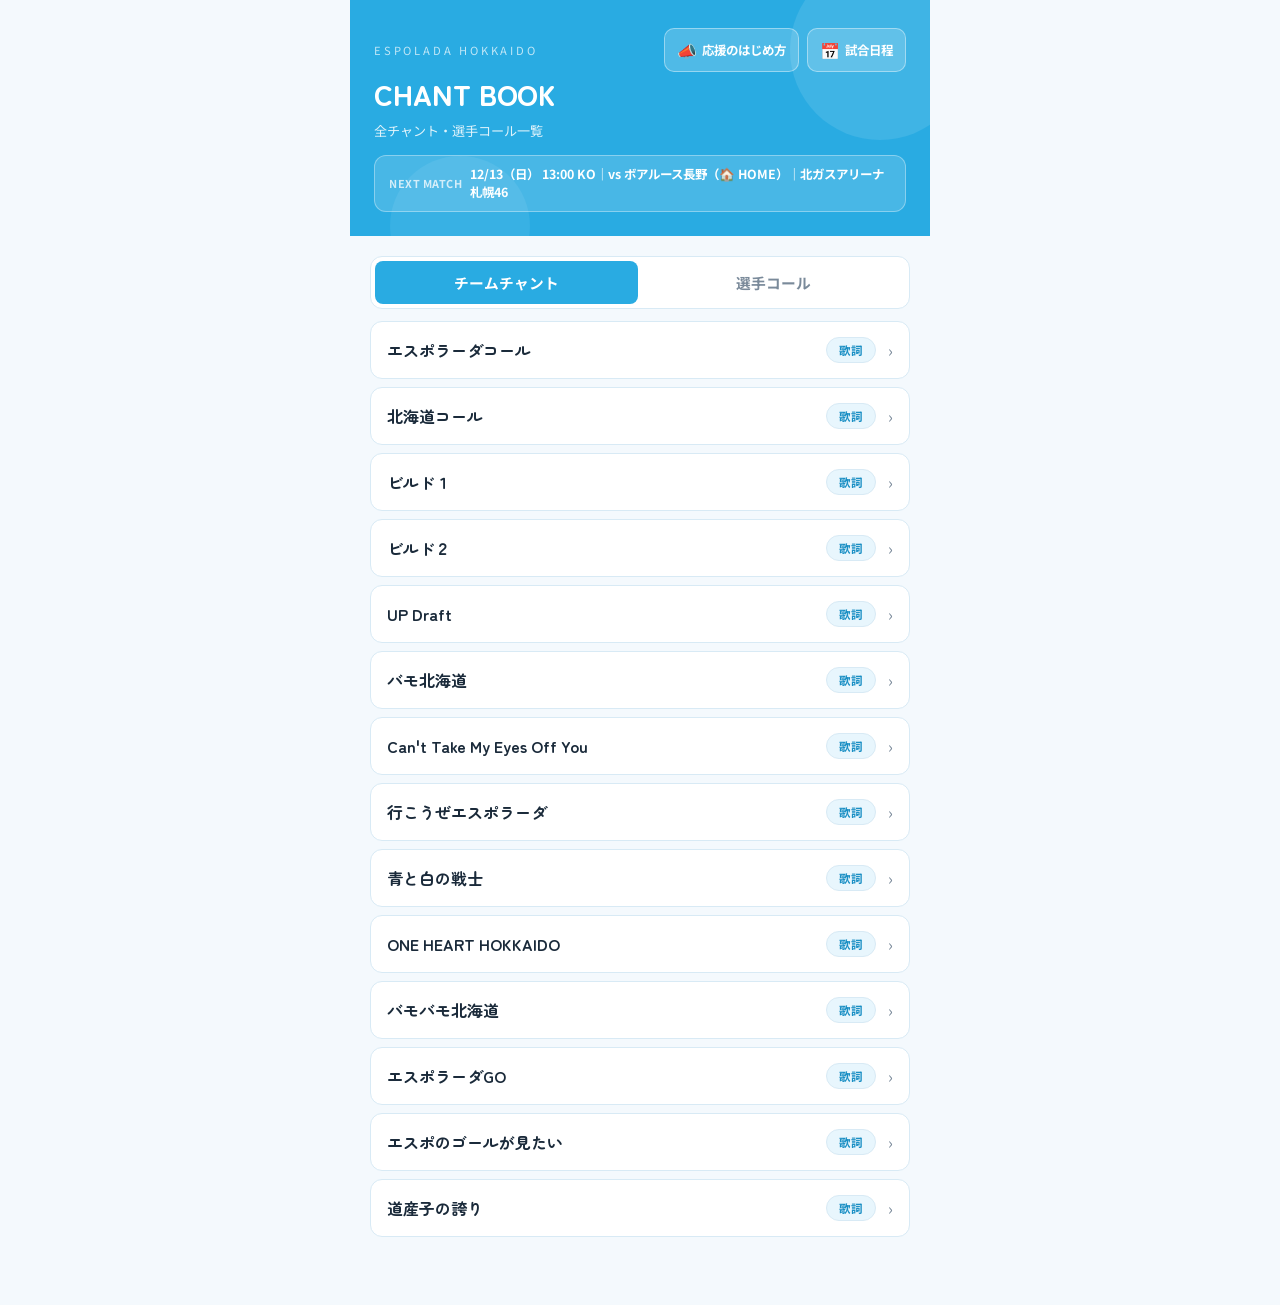
<file: index.html>
<!DOCTYPE html>
<html lang="ja">
<head>
<meta charset="UTF-8">
<meta name="viewport" content="width=device-width, initial-scale=1.0">
<title>CHANT BOOK — エスポラーダ北海道</title>
<link href="https://fonts.googleapis.com/css2?family=Noto+Sans+JP:wght@400;700;900&family=Zen+Maru+Gothic:wght@700;900&display=swap" rel="stylesheet">
<style>
* { margin:0; padding:0; box-sizing:border-box; }

:root {
  --blue: #29abe2;
  --blue-dark: #1a8fc4;
  --blue-light: #e8f6fd;
  --blue-mid: rgba(41,171,226,0.15);
  --text: #1a2a3a;
  --muted: #7a8a9a;
  --border: #d8eaf5;
  --bg: #f4f9fd;
  --surface: #ffffff;
}

body {
  background: var(--bg);
  color: var(--text);
  font-family: 'Noto Sans JP', sans-serif;
  max-width: 580px;
  margin: 0 auto;
  padding-bottom: 60px;
}

/* ── HEADER ── */
.header {
  background: var(--blue);
  padding: 28px 24px 24px;
  position: relative;
  overflow: hidden;
}

.header::before {
  content: '';
  position: absolute;
  top: -40px; right: -40px;
  width: 180px; height: 180px;
  border-radius: 50%;
  background: rgba(255,255,255,0.1);
}

.header::after {
  content: '';
  position: absolute;
  bottom: -60px; left: 40px;
  width: 140px; height: 140px;
  border-radius: 50%;
  background: rgba(255,255,255,0.07);
}

.header-top-row {
  display: flex;
  align-items: center;
  justify-content: space-between;
  margin-bottom: 6px;
  position: relative;
  z-index: 1;
}

.header-brand {
  font-size: 0.7rem;
  letter-spacing: 0.25em;
  color: rgba(255,255,255,0.7);
  text-transform: uppercase;
}

.schedule-block {
  display: flex;
  align-items: center;
  gap: 5px;
  background: rgba(255,255,255,0.18);
  border: 1.5px solid rgba(255,255,255,0.4);
  border-radius: 10px;
  padding: 6px 12px;
  text-decoration: none;
  transition: background 0.15s;
}

.schedule-block:hover {
  background: rgba(255,255,255,0.28);
}

.schedule-icon { font-size: 1rem; }

.schedule-text {
  font-size: 0.78rem;
  font-weight: 700;
  color: #fff;
  white-space: nowrap;
}

.header-title {
  font-family: 'Zen Maru Gothic', sans-serif;
  font-size: 1.8rem;
  font-weight: 900;
  color: #fff;
  line-height: 1.1;
  margin-bottom: 10px;
  position: relative;
  z-index: 1;
}

.header-sub {
  font-size: 0.82rem;
  color: rgba(255,255,255,0.85);
  line-height: 1.6;
  position: relative;
  z-index: 1;
}

.next-match-banner {
  display: flex;
  align-items: center;
  gap: 8px;
  background: rgba(255,255,255,0.15);
  border: 1.5px solid rgba(255,255,255,0.35);
  border-radius: 12px;
  padding: 9px 14px;
  margin-top: 14px;
  text-decoration: none;
  position: relative;
  z-index: 1;
}

.next-match-banner:hover {
  background: rgba(255,255,255,0.24);
}

.next-match-banner-label {
  font-size: 0.68rem;
  font-weight: 700;
  color: rgba(255,255,255,0.75);
  letter-spacing: 0.05em;
  white-space: nowrap;
}

.next-match-banner-body {
  font-size: 0.78rem;
  font-weight: 700;
  color: #fff;
  line-height: 1.5;
}

.header-nav {
  margin-top: 14px;
  position: relative;
  z-index: 1;
}

.header-nav a {
  font-size: 0.75rem;
  color: rgba(255,255,255,0.8);
  text-decoration: none;
  border: 1px solid rgba(255,255,255,0.4);
  padding: 5px 14px;
  border-radius: 20px;
  transition: all 0.15s;
}

.header-nav a:hover {
  background: rgba(255,255,255,0.15);
  color: #fff;
}

/* ── LEGEND ── */
.legend-bar {
  margin: 16px 20px 0;
  display: inline-flex;
  align-items: center;
  gap: 6px;
  background: #fff8e1;
  border: 1px solid #ffe082;
  border-radius: 8px;
  padding: 7px 14px;
  font-size: 0.8rem;
  color: #7a6000;
}

.legend-bar strong {
  font-weight: 900;
}

/* ── TABS ── */
.tabs-wrap {
  padding: 20px 20px 0;
}

.tabs {
  display: flex;
  background: var(--surface);
  border-radius: 12px;
  padding: 4px;
  border: 1.5px solid var(--border);
  gap: 4px;
}

.tab {
  flex: 1;
  padding: 11px;
  font-size: 0.92rem;
  font-weight: 700;
  color: var(--muted);
  cursor: pointer;
  border-radius: 8px;
  border: none;
  background: none;
  font-family: 'Noto Sans JP', sans-serif;
  transition: all 0.15s;
}

.tab:hover { color: var(--blue); }

.tab.active {
  background: var(--blue);
  color: #fff;
}

/* ── LIST ── */
.tab-panel { display: none; }
.tab-panel.active { display: block; }

.list-wrap {
  padding: 12px 20px 0;
}

.item {
  display: flex;
  align-items: center;
  gap: 12px;
  padding: 15px 16px;
  background: var(--surface);
  border-radius: 12px;
  border: 1.5px solid var(--border);
  margin-bottom: 8px;
  cursor: pointer;
  transition: border-color 0.15s, box-shadow 0.15s;
}

.item:hover {
  border-color: var(--blue);
  box-shadow: 0 2px 10px rgba(41,171,226,0.12);
}

.item.wip {
  opacity: 0.4;
  cursor: default;
}

.item.wip:hover {
  border-color: var(--border);
  box-shadow: none;
}

.item-name {
  flex: 1;
  font-family: 'Zen Maru Gothic', sans-serif;
  font-size: 1rem;
  font-weight: 700;
  color: var(--text);
}

.item-badges {
  display: flex;
  gap: 6px;
  align-items: center;
}

.badge {
  display: inline-flex;
  align-items: center;
  padding: 4px 12px;
  border-radius: 20px;
  font-size: 0.72rem;
  font-weight: 700;
  white-space: nowrap;
  border: 1.5px solid transparent;
  cursor: pointer;
  transition: all 0.15s;
}

.badge-call {
  background: var(--blue-light);
  border-color: var(--border);
  color: var(--blue-dark);
}

.badge-call:hover {
  background: var(--blue-mid);
  border-color: var(--blue);
}

.badge-chant {
  background: var(--blue);
  color: #fff;
}

.badge-chant:hover { background: var(--blue-dark); }

.badge-lyrics {
  background: var(--blue-light);
  border-color: var(--border);
  color: var(--blue-dark);
}

.badge-lyrics:hover {
  background: var(--blue-mid);
  border-color: var(--blue);
}

.item-chevron {
  color: var(--muted);
  font-size: 1rem;
}

/* ── MODAL ── */
.overlay {
  display: none;
  position: fixed;
  inset: 0;
  background: rgba(0,0,0,0.45);
  z-index: 100;
  backdrop-filter: blur(4px);
  align-items: flex-end;
  justify-content: center;
}

.overlay[open] { display: flex; }

.modal {
  background: var(--surface);
  border-top: 4px solid var(--blue);
  width: 100%;
  max-width: 580px;
  padding: 0 0 40px;
  border-radius: 18px 18px 0 0;
  animation: slide-up 0.22s cubic-bezier(0.32,0.72,0,1);
  max-height: 82vh;
  overflow-y: auto;
}

@media (min-width: 600px) {
  .overlay { align-items: center; }
  .modal {
    border-top: none;
    border: 2px solid var(--border);
    border-radius: 18px;
    max-width: 480px;
    animation: fade-in 0.18s ease;
    box-shadow: 0 8px 40px rgba(0,0,0,0.15);
  }
  @keyframes fade-in {
    from { opacity: 0; transform: translateY(-10px); }
    to   { opacity: 1; transform: translateY(0); }
  }
}

@keyframes slide-up {
  from { transform: translateY(40px); opacity: 0; }
  to   { transform: translateY(0);    opacity: 1; }
}

.modal-close-row {
  display: flex;
  justify-content: flex-end;
  padding: 14px 16px 0;
}

.close-btn {
  background: var(--bg);
  border: none;
  color: var(--muted);
  font-size: 1.1rem;
  width: 34px; height: 34px;
  border-radius: 50%;
  cursor: pointer;
  display: flex;
  align-items: center;
  justify-content: center;
  transition: background 0.12s;
}

.close-btn:hover { background: var(--blue-light); color: var(--blue); }

.modal-body { padding: 8px 22px 0; }

.modal-type {
  font-size: 0.7rem;
  font-weight: 700;
  color: var(--muted);
  letter-spacing: 0.15em;
  margin-bottom: 4px;
}

.modal-title {
  font-family: 'Zen Maru Gothic', sans-serif;
  font-size: 1.4rem;
  font-weight: 900;
  margin-bottom: 14px;
  line-height: 1.3;
}

.modal-origin {
  font-size: 0.8rem;
  color: var(--muted);
  margin-bottom: 14px;
}

.modal-section-label {
  font-size: 0.72rem;
  font-weight: 700;
  color: var(--muted);
  letter-spacing: 0.12em;
  margin-bottom: 8px;
  margin-top: 16px;
}

.modal-lines {
  background: var(--blue-light);
  border: 1.5px solid var(--border);
  border-radius: 12px;
  padding: 16px 18px;
  margin-bottom: 6px;
}

.modal-lines.is-call {
  background: #f6f8fa;
  border-color: #e0e8f0;
}

.modal-line {
  font-family: 'Zen Maru Gothic', sans-serif;
  font-size: 1.1rem;
  font-weight: 700;
  color: var(--blue-dark);
  line-height: 2;
}

.modal-line.is-call-line { color: var(--text); }

.modal-legend {
  font-size: 0.72rem;
  color: var(--muted);
  margin-top: 8px;
}

.modal-divider {
  height: 1px;
  background: var(--border);
  margin: 18px 0 4px;
}

.audio-row {
  display: flex;
  align-items: center;
  gap: 12px;
  margin-top: 20px;
  padding-top: 16px;
  border-top: 1px solid var(--border);
}

.play-btn {
  width: 44px; height: 44px;
  border-radius: 50%;
  border: 2px solid var(--border);
  background: var(--surface);
  color: var(--blue);
  cursor: pointer;
  display: flex;
  align-items: center;
  justify-content: center;
  flex-shrink: 0;
  transition: all 0.15s;
}

.play-btn:hover:not(:disabled) {
  background: var(--blue-light);
  border-color: var(--blue);
}

.play-btn.playing {
  background: var(--blue-light);
  border-color: var(--blue);
  animation: ring 1s ease infinite;
}

.play-btn:disabled { border-color: var(--border); color: #ccc; cursor: default; }

@keyframes ring {
  0%,100%{ box-shadow: 0 0 0 0 rgba(41,171,226,0.4); }
  50%    { box-shadow: 0 0 0 8px rgba(41,171,226,0); }
}

.audio-status { font-size: 0.78rem; color: var(--muted); }
</style>
<link rel="stylesheet" href="./assets/dialog.css">
</head>
<body>

<div class="header">
  <div class="header-top-row">
    <div class="header-brand">ESPOLADA HOKKAIDO</div>
    <div class="header-links">
      <a class="schedule-block" href="./intro.html">
        <span class="schedule-icon">📣</span>
        <span class="schedule-text">応援のはじめ方</span>
      </a>
      <a class="schedule-block" href="./next-match.html">
        <span class="schedule-icon">📅</span>
        <span class="schedule-text">試合日程</span>
      </a>
    </div>
  </div>
  <div class="header-title">CHANT BOOK</div>
  <div class="header-sub">全チャント・選手コール一覧</div>
  <a class="next-match-banner" href="./next-match.html" id="next-match-banner" style="display:none;">
    <span class="next-match-banner-label">NEXT MATCH</span>
    <span class="next-match-banner-body" id="next-match-banner-body"></span>
  </a>
</div>

<div class="tabs-wrap">
  <div class="tabs" role="tablist" aria-label="チャントの種類">
    <button type="button" class="tab active" id="tab-chants" role="tab" aria-selected="true" aria-controls="panel-chants" onclick="switchTab('chants', this)">チームチャント</button>
    <button type="button" class="tab" id="tab-calls" role="tab" aria-selected="false" aria-controls="panel-calls" tabindex="-1" onclick="switchTab('calls', this)">選手コール</button>
  </div>
</div>

<div class="list-wrap">
  <div class="tab-panel active" id="panel-chants" role="tabpanel" aria-labelledby="tab-chants">
    <div id="chant-list"></div>
  </div>
  <div class="tab-panel" id="panel-calls" role="tabpanel" aria-labelledby="tab-calls" hidden>
    <div id="call-list"></div>
  </div>
</div>

<!-- MODAL -->
<dialog class="overlay" id="overlay" aria-labelledby="modal-title" onclick="handleOverlayClick(event)">
  <div class="modal" onclick="event.stopPropagation()">
    <div class="modal-close-row">
      <button type="button" class="close-btn" aria-label="閉じる" autofocus onclick="closeModal()">✕</button>
    </div>
    <div class="modal-body">
      <div id="modal-inner"></div>
      <div class="audio-row" hidden>
        <button type="button" aria-label="音源を再生" class="play-btn" id="modal-play" onclick="toggleAudio()">
          <svg aria-hidden="true" id="modal-icon" width="12" height="14" viewBox="0 0 12 14" fill="currentColor">
            <path d="M0 0 L12 7 L0 14 Z"/>
          </svg>
        </button>
        <div class="audio-status" id="audio-status" role="status">音源準備中</div>
      </div>
    </div>
  </div>
</dialog>

<script src="./assets/dialog.js"></script>
<script src="./assets/schedule.js"></script>
<script>
const chants = [
  { title: "エスポラーダコール",
    lines: ["エースポラーダ＊＊　＊＊＊", "エースポラーダ＊＊　＊＊＊"], audio: null },
  { title: "北海道コール",
    lines: ["ほーっかいどー＊＊", "ほーっかいどー＊＊"], audio: null },
  { title: "ビルド１",
    lines: ["＊　＊＊＊　北海道", "＊　＊＊＊　北海道"], audio: null },
  { title: "ビルド２",
    lines: ["＊　＊＊　＊＊＊＊（オイ）", "エスポラーダ北海道", "＊　＊＊　＊＊＊＊（オイ）", "エスポラーダ北海道"], audio: null },
  { title: "UP Draft", origin: "リパブリック讃歌",
    lines: ["UP Draft エスポ", "UP Draft エスポ", "UP Draft エスポ", "エースポラーダ　北海道"], audio: null },
  { title: "バモ北海道",
    lines: ["オー　バモ北海道", "北海道　北海道", "バモ北海道"], audio: null },
  { title: "Can't Take My Eyes Off You", origin: "君の瞳に恋してる",
    lines: ["エ・ス・ポ・ラーダ　ラララララーラ", "エスポラーダ　ラララララーラ", "エスポラーダ　ラララララーラ", "エスポラーダ　ララーラ　ララーラーラー"], audio: null },
  { title: "行こうぜエスポラーダ",
    lines: ["行こうぜ　行こうぜ　エスポラーダー", "北海道　北海道　オーオー"], audio: null },
  { title: "青と白の戦士",
    lines: ["アーレー　アーレー　アレー", "エスポ　アーレー", "青と白の誇りかけ", "共に戦おう"], audio: null },
  { title: "ONE HEART HOKKAIDO",
    lines: ["青と白の戦士　がむしゃらに走ろう", "熱く強く速く　共に戦おうぜ", "ONE HEART HOKKAIDO", "ONE HEART HOKKAIDO", "ONE HEART HOKKAIDO", "ONE HEART HOKKAIDO"], audio: null },
  { title: "バモバモ北海道",
    lines: ["バモバモー北海道", "バモバモー北海道", "バモー北海道", "バモー北海道"], audio: null },
  { title: "エスポラーダGO",
    lines: ["ほっ・かい・どう　エスポラーダ", "GO＊＊＊＊＊＊＊", "GO＊＊＊＊＊＊＊", "GO＊＊＊＊＊＊＊", "GO＊＊＊", "＊＊＊＊＊＊＊＊", "ほーっかいどー＊＊", "ほーっかいどー＊＊", "ほーっかいどー＊＊", "ほーっかいどー＊＊＊＊"], audio: null },
  { title: "エスポのゴールが見たい",
    lines: ["エスポのゴールが見たーい（見たい）", "見たーい（見たい）", "見たーい（見たい）", "エスポのゴールが見たーい", "ララララララ　ララーラー"], audio: null },
  { title: "道産子の誇り",
    lines: ["この歌声が聞こえるか", "熱い仲間がここに", "お前たちこそが　道産子の誇り", "さあ歌え飛び跳ねろ", "シャララララ　シャララーララ", "シャララララ　シャララーララ", "シャララララ　シャララーララ", "シャララララ　シャララーララ"], audio: null },
];

const calls = [
  { no: "1",  pos: "GK", title: "戸田 貴英", read: "とだ たかひで", call: "たーか　たーか　たーか", origin: "Narco",
    chant: ["ラーラララー　ラーラララー", "とーだたかーひで　ラーラララー", "ラーラララー　ラーラララー", "とーだたかーひで　ラーラララー"], audio: null },
  { no: "2",  pos: "GK", title: "杉上 理央", read: "すぎうえ りお", call: "りーお　りーお　りーお", chant: null, audio: null },
  { no: "4",  pos: "FP", title: "髙橋 康平", read: "たかはし こうへい", call: "こうへい＊＊＊　こうへい＊＊＊", chant: null, audio: null },
  { no: "5",  pos: "FP", title: "櫛部 悠路", read: "くしべ ゆうろ", call: "ゆーろ＊＊＊　ゆーろ＊＊＊", chant: null, audio: null },
  { no: "6",  pos: "FP", title: "笠島 大暉", read: "かさじま だいき", call: "だいき＊＊＊　だいき＊＊＊", origin: "ザ・ヒットパレード",
    chant: ["ゲットゴール　ゲットゴール", "かーさじーま　だーいきー", "ゲットゴール　ゲットゴール", "かーさじーま　だーいきー"], audio: null },
  { no: "7",  pos: "FP", title: "室田 祐希", read: "むろた ゆうき", call: "ゆーき＊＊＊　ゆーき＊＊＊", origin: "勇気100％",
    chant: ["そうさ　100％ゆーきー", "もうがんばるしーかなーいさー", "ゆーきだけが持つ輝き", "えいえーんに　忘れないーでねー", "（ヘイヘイ）"], audio: null },
  { no: "8",  pos: "FP", title: "藤村 虹希", read: "ふじむら こうき", call: "こうき＊＊＊　こうき＊＊＊", chant: null, audio: null },
  { no: "9",  pos: "FP", title: "山田 優介", read: "やまだ ゆうすけ", call: "ゆうすけ＊＊＊　ゆうすけ＊＊＊",
    chant: ["やいやいやい　決めろユースケ", "やいやいやい　決めろユースケ"], audio: null },
  { no: "10", pos: "FP", title: "鈴木 裕太郎", read: "すずき ゆうたろう", call: ["ゆーたろー＊＊　＊＊＊", "ゆーたろー＊＊　＊＊＊"], origin: "サタデーナイト",
    chant: ["輝け俺たちの誇り", "ゆうたろう　ゆうたろう", "輝け俺たちの誇り", "ゆうたろう　ゆうたろう", "オオオーオオー　オーオーオーオオー"], audio: null },
  { no: "12", pos: "GK", title: "町田 憲信", read: "まちだ けんしん", call: "けんしん＊＊＊　けんしん＊＊＊", chant: null, audio: null },
  { no: "14", pos: "FP", title: "菅原 慶達", read: "すがわら けいたつ", call: ["け・い・た・つ＊＊＊＊", "け・い・た・つ＊＊＊＊"], origin: "Kernkraft 400",
    chant: ["おおおおお　おっおおおおお", "おっおおおおっお　け・い・た・つ"], audio: null },
  { no: "15", pos: "FP", title: "佐藤 悠平", read: "さとう ゆうへい", call: "ゆーへい＊＊＊　ゆーへい＊＊＊", chant: null, audio: null },
  { no: "16", pos: "FP", title: "本郷 颯", read: "ほんごう はやと", call: "はやと＊＊＊　はやと＊＊＊", chant: null, audio: null },
  { no: "17", pos: "FP", title: "水上 玄太", read: "みずかみ げんた", call: "げんた＊＊＊　げんた＊＊＊", origin: "リンダリンダ",
    chant: ["げんたげんたー", "げんたげんたげんたーー", "げんたげんたー", "げんたげんたげんたー　ゴール"], audio: null },
  { no: "18", pos: "FP", title: "宮原 勇哉", read: "みやはら ゆうき", call: ["みっやはら　みやはら＊＊", "みっやはら　みやはら＊＊"], origin: "日曜日よりの使者",
    chant: ["みやはーら　さあ行こうぜ", "みやはーら　ララララーラ", "みやはーら　バモポンテ", "みやはーら　ラララララー"], audio: null },
  { no: "19", pos: "FP", title: "中浦 慶大", read: "なかうら けいた", call: "けいた＊＊＊　けいた＊＊＊", chant: null, audio: null },
  { no: "20", pos: "FP", title: "佐藤 明生", read: "さとう あきお", call: "あきお＊＊＊　あきお＊＊＊", origin: "We Will Rock You",
    chant: ["わーれーらーの　あきお", "行ーけー行ーけー　あきお"], audio: null },
  { no: "22", pos: "FP", title: "髙橋 翼", read: "たかはし つばさ", call: "＊　＊＊＊つばさ　＊　＊＊＊つばさ", chant: null, audio: null },
  { no: "24", pos: "FP", title: "荒谷 洸介", read: "あらや こうすけ", call: "こうすけ＊＊＊　こうすけ＊＊＊", chant: null, audio: null },
  { no: "25", pos: "GK", title: "吉川 頼", read: "よしかわ らい", call: "らーい　らーい　らーい", chant: null, audio: null },
];

// ── ヘルパー ──
function hasAsterisk(lines) {
  return lines.some(l => l.includes("＊"));
}

function renderModalLines(lines, isChant) {
  const boxClass = isChant ? "" : " is-call";
  const lineClass = isChant ? "" : " is-call-line";
  return `<div class="modal-lines${boxClass}">
    ${lines.map(l => `<div class="modal-line${lineClass}">${l}</div>`).join("")}
  </div>`;
}

// ── レンダリング ──
function renderChants() {
  const el = document.getElementById("chant-list");
  chants.forEach(item => {
    const div = document.createElement("button");
    div.type = "button";
    div.setAttribute("aria-haspopup", "dialog");
    div.className = "item";
    div.innerHTML = `
      <span class="item-name">${item.title}</span>
      <span class="item-badges"><span class="badge badge-lyrics">歌詞</span></span>
      <span class="item-chevron" aria-hidden="true">›</span>`;
    div.addEventListener("click", () => openModalChant(item));
    el.appendChild(div);
  });
}

function renderCalls() {
  const el = document.getElementById("call-list");
  calls.forEach(item => {
    const div = document.createElement("button");
    div.type = "button";
    div.setAttribute("aria-haspopup", "dialog");
    div.className = "item" + (item.call ? "" : " wip");
    const posBg = item.pos === "GK" ? "#e8f6fd" : "#f0f4ff";
    const posColor = item.pos === "GK" ? "#1a8fc4" : "#4a5fa8";
    let badges = item.call
      ? `<span class="badge badge-call">コール</span>`
      : `<span class="badge" style="background:#f0f0f0;color:#aaa;border-color:#e0e0e0;">準備中</span>`;
    if (item.chant) badges += `<span class="badge badge-chant">チャント</span>`;
    div.innerHTML = `
      <span class="item-name">
        <span style="font-size:0.72rem;color:var(--muted);margin-right:4px;">#${item.no}</span><span style="display:inline-block;font-size:0.65rem;font-weight:900;padding:1px 6px;border-radius:4px;background:${posBg};color:${posColor};margin-right:6px;">${item.pos}</span>${item.title}<span style="font-size:0.72rem;color:var(--muted);font-weight:400;margin-left:5px;">（${item.read}）</span>
      </span>
      <span class="item-badges">${badges}</span>
      <span class="item-chevron" aria-hidden="true">${item.call ? "›" : ""}</span>`;
    div.disabled = !item.call;
    if (item.call) div.addEventListener("click", () => openModalCall(item));
    el.appendChild(div);
  });
}

function switchTab(id, btn) {
  document.querySelectorAll(".tab").forEach(tab => {
    const selected = tab === btn;
    tab.classList.toggle("active", selected);
    tab.setAttribute("aria-selected", String(selected));
    tab.tabIndex = selected ? 0 : -1;
  });
  document.querySelectorAll(".tab-panel").forEach(panel => {
    const selected = panel.id === "panel-" + id;
    panel.classList.toggle("active", selected);
    panel.hidden = !selected;
  });
}

document.querySelector(".tabs").addEventListener("keydown", event => {
  const tabs = Array.from(document.querySelectorAll(".tab"));
  let index = tabs.indexOf(document.activeElement);
  if (index < 0) return;
  if (event.key === "ArrowRight") index = (index + 1) % tabs.length;
  else if (event.key === "ArrowLeft") index = (index + tabs.length - 1) % tabs.length;
  else if (event.key === "Home") index = 0;
  else if (event.key === "End") index = tabs.length - 1;
  else return;
  event.preventDefault();
  tabs[index].click();
  tabs[index].focus();
});

// ── MODAL ──
let currentAudio = null;
let currentItem = null;

function openModalChant(item) {
  currentItem = item;
  document.getElementById("modal-inner").innerHTML = `
    <div class="modal-type">チームチャント</div>
    <div class="modal-title" id="modal-title">${item.title}</div>
    ${item.origin ? `<div class="modal-origin">♪ ${item.origin}</div>` : ""}
    <div class="modal-section-label">歌詞</div>
    ${renderModalLines(item.lines, true)}`;
  setupAudio(item.audio);
  ChantDialog.open();
}

function openModalCall(item) {
  currentItem = item;
  stopAudio();
  const posBg = item.pos === "GK" ? "#e8f6fd" : "#f0f4ff";
  const posColor = item.pos === "GK" ? "#1a8fc4" : "#4a5fa8";
  let inner = `
    <div class="modal-type">選手コール</div>
    <div class="modal-title" id="modal-title">
      <span style="font-size:0.85rem;color:var(--muted);margin-right:5px;">#${item.no}</span><span style="display:inline-block;font-size:0.7rem;font-weight:900;padding:2px 8px;border-radius:4px;background:${posBg};color:${posColor};margin-right:8px;vertical-align:middle;">${item.pos}</span>${item.title}
      <div style="font-size:0.8rem;color:var(--muted);font-weight:400;margin-top:3px;">（${item.read}）</div>
    </div>
    <div class="modal-section-label">コール</div>
    ${renderModalLines([].concat(item.call), false)}`;
  if (item.chant) {
    inner += `<div class="modal-divider"></div>
      <div class="modal-section-label">チャント</div>
      ${item.origin ? `<div class="modal-origin">♪ ${item.origin}</div>` : ""}
      ${renderModalLines(item.chant, true)}`;
  }
  document.getElementById("modal-inner").innerHTML = inner;
  setupAudio(item.audio);
  ChantDialog.open();
}

function setupAudio(src) {
  stopAudio();
  document.querySelector(".audio-row").hidden = !src;
  document.getElementById("modal-play").disabled = !src;
  document.getElementById("audio-status").textContent = src ? "タップして再生" : "音源準備中";
}

function closeModal() {
  stopAudio();
  ChantDialog.close();
}

function handleOverlayClick(e) {
  if (e.target === document.getElementById("overlay")) closeModal();
}

function stopAudio() {
  const audio = currentAudio;
  currentAudio = null;
  if (audio) {
    audio.onended = null;
    audio.onerror = null;
    audio.pause();
    audio.currentTime = 0;
  }
  const btn = document.getElementById("modal-play");
  btn.classList.remove("playing");
  btn.setAttribute("aria-label", "音源を再生");
  document.getElementById("modal-icon").innerHTML = '<path d="M0 0 L12 7 L0 14 Z"/>';
  document.getElementById("audio-status").textContent = currentItem?.audio ? "タップして再生" : "音源準備中";
}

async function toggleAudio() {
  if (!currentItem?.audio) return;
  if (currentAudio) {
    stopAudio();
    return;
  }
  const audio = new Audio(currentItem.audio);
  currentAudio = audio;
  const btn = document.getElementById("modal-play");
  const status = document.getElementById("audio-status");
  const showError = () => {
    if (currentAudio !== audio) return;
    stopAudio();
    status.textContent = "再生できませんでした。もう一度お試しください";
  };
  audio.onended = () => { if (currentAudio === audio) stopAudio(); };
  audio.onerror = showError;
  btn.setAttribute("aria-label", "音源を停止");
  document.getElementById("modal-icon").innerHTML = '<rect x="0" y="0" width="4" height="14" rx="1"/><rect x="8" y="0" width="4" height="14" rx="1"/>';
  status.textContent = "読み込み中…";
  try {
    await audio.play();
    // Ignore a delayed play result after closing, switching songs, or stopping.
    if (currentAudio !== audio) return;
    btn.classList.add("playing");
    status.textContent = "再生中";
  } catch (_) {
    showError();
  }
}

renderChants();
renderCalls();

// ── 次の試合案内 ──
async function loadNextMatchBanner() {
  const res = await fetch("./schedule.json");
  if (!res.ok) throw new Error("Schedule request failed");
  const data = await res.json();
  const nextMatch = Schedule.nextMatch(data.matches);
  if (!nextMatch) return;

  const DAYS = ["日","月","火","水","木","金","土"];
  let dateText = "日程未定";
  if (nextMatch.date) {
    const d = new Date(nextMatch.date + "T00:00:00");
    dateText = `${d.getMonth()+1}/${d.getDate()}（${DAYS[d.getDay()]}）`;
    if (nextMatch.time) dateText += ` ${nextMatch.time} KO`;
  }
  const haText = nextMatch.home ? "🏠 HOME" : "✈️ AWAY";
  const venueText = nextMatch.venue && nextMatch.venue !== "未定" ? nextMatch.venue : "会場未定";

  document.getElementById("next-match-banner-body").textContent =
    `${dateText}｜vs ${nextMatch.opponent}（${haText}）｜${venueText}`;
  document.getElementById("next-match-banner").style.display = "flex";
}

loadNextMatchBanner().catch(() => {});
</script>
</body>
</html>
</file>
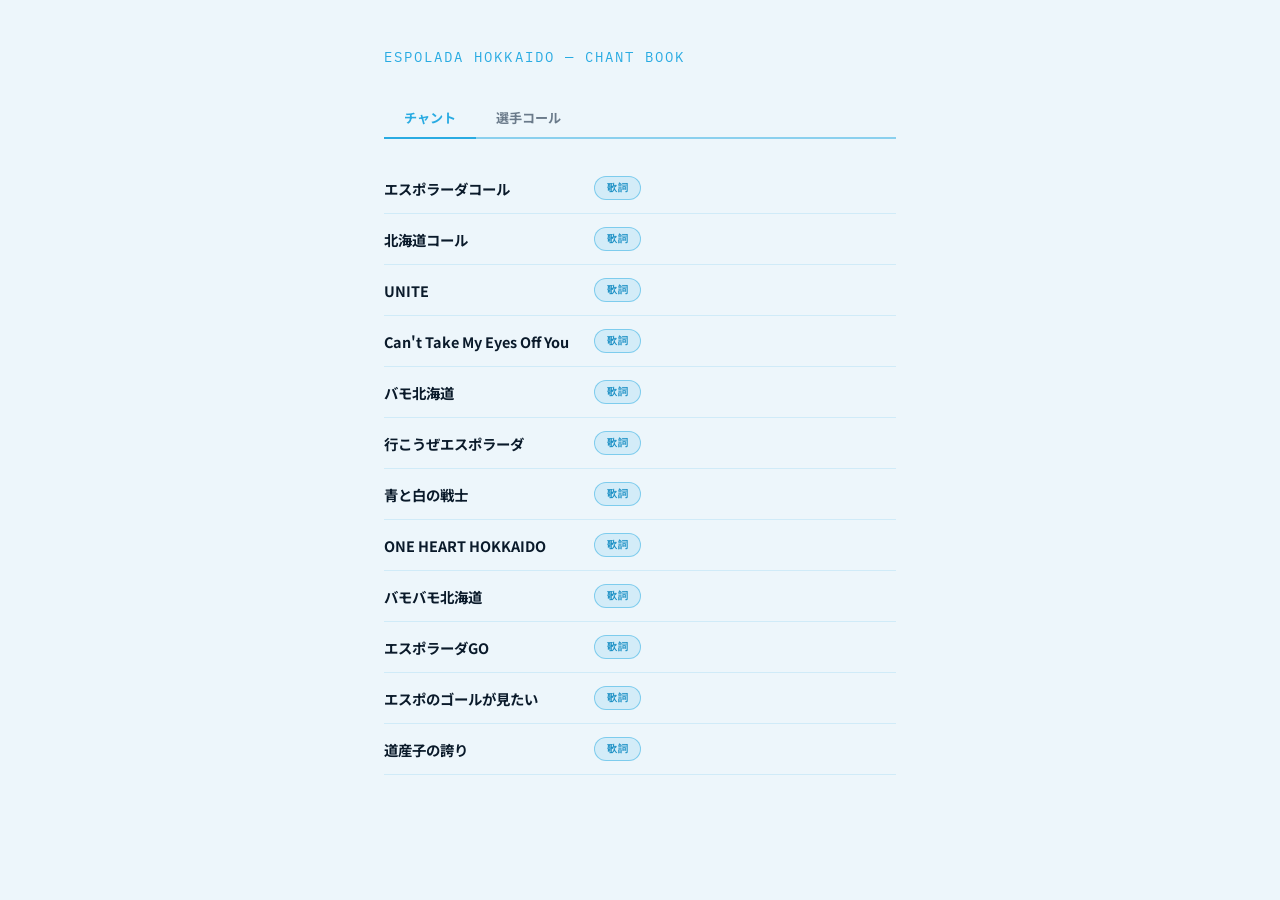
<file: espolada-chants-v4.html>
<!DOCTYPE html>
<html lang="ja">
<head>
<meta charset="UTF-8">
<meta name="viewport" content="width=device-width, initial-scale=1.0">
<title>CHANT BOOK — エスポラーダ北海道</title>
<link href="https://fonts.googleapis.com/css2?family=Noto+Sans+JP:wght@400;700;900&family=IBM+Plex+Mono&display=swap" rel="stylesheet">
<style>
* { margin:0; padding:0; box-sizing:border-box; }

:root {
  --sky:        #29abe2;
  --sky-mid:    #1a8fc4;
  --sky-dim:    rgba(41,171,226,0.13);
  --sky-border: rgba(41,171,226,0.5);
  --text:       #0a1a2a;
  --muted:      #6a7a8a;
  --border:     rgba(41,171,226,0.15);
  --bg:         #edf6fb;
  --surface:    #ffffff;
}

body {
  background: var(--bg);
  color: var(--text);
  font-family: 'Noto Sans JP', sans-serif;
  max-width: 560px;
  margin: 0 auto;
  padding: 48px 24px 80px;
}

.site-title {
  font-family: 'IBM Plex Mono', monospace;
  font-size: 0.85rem;
  letter-spacing: 0.15em;
  color: var(--sky);
  text-transform: uppercase;
  margin-bottom: 32px;
}

/* ── TABS ── */
.tabs {
  display: flex;
  border-bottom: 2px solid var(--sky-border);
  margin-bottom: 24px;
}
.tab {
  padding: 10px 20px;
  font-size: 0.82rem;
  font-weight: 700;
  color: var(--muted);
  cursor: pointer;
  border-bottom: 2px solid transparent;
  margin-bottom: -2px;
  transition: color 0.15s, border-color 0.15s;
  background: none;
  border-top: none; border-left: none; border-right: none;
  font-family: 'Noto Sans JP', sans-serif;
}
.tab:hover { color: var(--sky); }
.tab.active { color: var(--sky); border-bottom-color: var(--sky); }

/* ── LIST ── */
.tab-panel { display: none; }
.tab-panel.active { display: block; }

.item {
  display: grid;
  grid-template-columns: 200px auto 1fr;
  align-items: center;
  gap: 0 10px;
  padding: 13px 0;
  border-bottom: 1px solid var(--border);
}
.item.wip { opacity: 0.35; }

.item-name {
  font-size: 0.9rem;
  font-weight: 700;
  color: var(--text);
  white-space: nowrap;
}

/* バッジ列：名前のすぐ右に密着 */
.item-badges {
  display: flex;
  align-items: center;
  gap: 6px;
}

/* ── BADGES ── */
.badge {
  display: inline-flex;
  align-items: center;
  padding: 4px 12px;
  border-radius: 20px;
  font-size: 0.6rem;
  font-family: 'IBM Plex Mono', monospace;
  letter-spacing: 0.06em;
  cursor: pointer;
  transition: all 0.15s;
  border: 1px solid transparent;
  white-space: nowrap;
}

.badge-call {
  background: var(--sky-dim);
  border-color: var(--sky-border);
  color: var(--sky-mid);
  font-weight: 700;
}
.badge-call:hover {
  background: rgba(41,171,226,0.22);
  border-color: var(--sky);
  color: var(--sky);
}

.badge-chant {
  background: var(--sky);
  border-color: var(--sky);
  color: #fff;
  font-weight: 700;
}
.badge-chant:hover {
  background: var(--sky-mid);
  border-color: var(--sky-mid);
}

/* チャントタブの歌詞バッジ */
.badge-lyrics {
  background: var(--sky-dim);
  border-color: var(--sky-border);
  color: var(--sky-mid);
  font-weight: 700;
}
.badge-lyrics:hover {
  background: rgba(41,171,226,0.22);
  border-color: var(--sky);
  color: var(--sky);
}

/* ── HOVER POPUP ── */
.hover-popup {
  display: none;
  position: fixed;
  z-index: 200;
  background: var(--surface);
  border: 1px solid var(--sky-border);
  border-radius: 10px;
  padding: 16px 18px;
  width: 280px;
  pointer-events: none;
  box-shadow: 0 4px 24px rgba(0,0,0,0.12);
}
.hover-popup.visible { display: block; }

.popup-label {
  font-weight: 700;
  color: var(--muted);
  margin-bottom: 6px;
}
.popup-origin {
  color: var(--muted);
  margin-bottom: 10px;
}
.popup-lines { display: flex; flex-direction: column; }
.popup-line {
  font-size: 0.88rem;
  font-weight: 700;
  color: var(--text);
  line-height: 1.9;
}
.popup-line.is-chant { color: var(--sky); }
.popup-wip {
  font-size: 0.78rem;
  color: var(--muted);
  font-style: italic;
}

/* ── BOTTOM SHEET MODAL ── */
.overlay {
  display: none;
  position: fixed;
  inset: 0;
  background: rgba(0,0,0,0.4);
  z-index: 100;
  backdrop-filter: blur(4px);
  align-items: flex-end;
  justify-content: center;
}
.overlay.open { display: flex; }

.modal {
  background: var(--surface);
  border-top: 3px solid var(--sky);
  width: 100%;
  max-width: 560px;
  padding: 28px 24px 40px;
  border-radius: 14px 14px 0 0;
  animation: slide-up 0.2s cubic-bezier(0.32, 0.72, 0, 1);
  max-height: 80vh;
  overflow-y: auto;
}
@keyframes slide-up {
  from { transform: translateY(32px); opacity: 0; }
  to   { transform: translateY(0);    opacity: 1; }
}

.modal-close {
  display: flex;
  justify-content: flex-end;
  margin-bottom: 16px;
}
.close-btn {
  background: none; border: none;
  color: var(--muted); font-size: 2.2rem;
  cursor: pointer; padding: 4px 8px;
  transition: color 0.12s;
}
.close-btn:hover { color: var(--text); }

.modal-player {
  font-family: 'IBM Plex Mono', monospace;
  font-size: 0.55rem;
  letter-spacing: 0.2em;
  color: var(--muted);
  text-transform: uppercase;
  margin-bottom: 4px;
}
.modal-title {
  font-size: 1.2rem;
  font-weight: 900;
  margin-bottom: 20px;
}
.modal-section-label {
  font-weight: 700;
  color: var(--muted);
  margin-bottom: 8px;
}
.modal-origin {
  color: var(--muted);
  margin-bottom: 14px;
}
.modal-lines {
  margin-bottom: 24px;
  padding: 14px 16px;
  border-radius: 10px;
  border: 1px solid var(--sky-border);
  background: rgba(41,171,226,0.06);
}
.modal-lines.is-call {
  border-color: rgba(0,0,0,0.07);
  background: rgba(0,0,0,0.03);
}
.modal-line {
  font-size: 1rem;
  font-weight: 700;
  color: var(--sky);
  line-height: 1.9;
}
.modal-line.is-call-line {
  color: #333344;
}
.modal-divider {
  height: 1px;
  background: var(--border);
  margin-bottom: 20px;
}
.modal-wip {
  font-size: 0.8rem;
  color: var(--muted);
  font-style: italic;
  margin-bottom: 24px;
}

.audio-row {
  display: flex;
  align-items: center;
  gap: 14px;
}
.play-btn {
  width: 42px; height: 42px;
  border-radius: 50%;
  border: 1px solid var(--sky-border);
  background: transparent; color: var(--sky);
  cursor: pointer;
  display: flex; align-items: center; justify-content: center;
  flex-shrink: 0;
  transition: background 0.15s;
}
.play-btn:hover { background: var(--sky-dim); }
.play-btn.playing { background: var(--sky-dim); animation: ring 1s ease infinite; }
@keyframes ring {
  0%,100%{ box-shadow: 0 0 0 0 rgba(41,171,226,0.4); }
  50%    { box-shadow: 0 0 0 10px rgba(41,171,226,0); }
}
.play-btn:disabled {
  border-color: var(--border); color: #ccccdd;
  cursor: default; animation: none;
}
.audio-status {
  font-family: 'IBM Plex Mono', monospace;
  font-size: 0.55rem; color: var(--muted); letter-spacing: 0.1em;
}
</style>
</head>
<body>

<div class="site-title">Espolada Hokkaido — Chant Book</div>

<div class="tabs">
  <button class="tab active" onclick="switchTab('chants', this)">チャント</button>
  <button class="tab" onclick="switchTab('calls', this)">選手コール</button>
</div>

<div class="tab-panel active" id="panel-chants">
  <div id="chant-list"></div>
</div>
<div class="tab-panel" id="panel-calls">
  <div id="call-list"></div>
</div>

<!-- Hover popup -->
<div class="hover-popup" id="hover-popup">
  <div class="popup-label" id="popup-label"></div>
  <div id="popup-content-wrap"></div>
</div>

<!-- Bottom sheet modal -->
<div class="overlay" id="overlay" onclick="handleOverlayClick(event)">
  <div class="modal" onclick="event.stopPropagation()">
    <div class="modal-close">
      <button class="close-btn" onclick="closeModal()">✕</button>
    </div>
    <div id="modal-inner"></div>
    <div class="audio-row">
      <button class="play-btn" id="modal-play" onclick="toggleAudio()">
        <svg id="modal-icon" width="12" height="14" viewBox="0 0 12 14" fill="currentColor">
          <path d="M0 0 L12 7 L0 14 Z"/>
        </svg>
      </button>
      <div class="audio-status" id="audio-status">音源準備中</div>
    </div>
  </div>
</div>

<script>
const chants = [
  { title: "エスポラーダコール",
    lines: ["エースポラーダ＊＊　＊＊＊", "エースポラーダ＊＊　＊＊＊"], audio: null },
  { title: "北海道コール",
    lines: ["ほーっかいどー＊＊", "ほーっかいどー＊＊"], audio: null },
  { title: "UNITE",
    origin: "リパブリック讃歌",
    lines: ["エースポラーダ　ユナイト", "エースポラーダ　ユナイト", "エースポラーダ　ユナイト", "エースポラーダ　北海道"], audio: null },
  { title: "Can't Take My Eyes Off You",
    origin: "君の瞳に恋してる",
    lines: ["エ・ス・ポ・ラーダ　ラララララーラ", "エスポラーダ　ラララララーラ", "エスポラーダ　ラララララーラ", "エスポラーダ　ララーラ　ララーラーラー"], audio: null },
  { title: "バモ北海道",
    lines: ["オー　バモ北海道", "北海道　北海道", "バモ北海道"], audio: null },
  { title: "行こうぜエスポラーダ",
    lines: ["行こうぜ　行こうぜ　エスポラーダー", "北海道　北海道　オーオー"], audio: null },
  { title: "青と白の戦士",
    lines: ["アーレー　アーレー　アレー", "エスポ　アーレー", "青と白の誇りかけ", "共に戦おう"], audio: null },
  { title: "ONE HEART HOKKAIDO",
    lines: ["青と白の戦士　がむしゃらに走ろう", "熱く強く速く　共に戦おうぜ", "ONE HEART HOKKAIDO", "ONE HEART HOKKAIDO", "ONE HEART HOKKAIDO", "ONE HEART HOKKAIDO"], audio: null },
  { title: "バモバモ北海道",
    lines: ["バモバモー北海道", "バモバモー北海道", "バモー北海道", "バモー北海道"], audio: null },
  { title: "エスポラーダGO",
    lines: ["ほっ・かい・どう　エスポラーダ", "GO＊＊＊＊＊＊＊", "GO＊＊＊＊＊＊＊", "GO＊＊＊＊＊＊＊", "GO＊＊＊", "＊＊＊＊＊＊＊＊", "ほーっかいどー＊＊　ほーっかいどー＊＊", "ほーっかいどー＊＊　ほーっかいどー＊＊＊＊"], audio: null },
  { title: "エスポのゴールが見たい",
    lines: ["エスポのゴールが見たーい（見たい）", "見たーい（見たい）", "見たーい（見たい）", "エスポのゴールが見たーい", "ララララララ　ララーラー"], audio: null },
  { title: "道産子の誇り",
    lines: ["この歌声が聞こえるか", "熱い仲間がここに", "お前たちこそが　道産子の誇り", "さあ歌え飛び跳ねろ", "シャララララ　シャララーララ", "シャララララ　シャララーララ", "シャララララ　シャララーララ", "シャララララ　シャララーララ"], audio: null },
];

const calls = [
  { title: "#1  戸田 貴英（GK）",   call: "たーか　たーか　たーか",
    origin: "Narco",
    chant: ["ラーラララー　ラーラララー", "とーだたかーひで　ラーラララー", "ラーラララー　ラーラララー", "とーだたかーひで　ラーラララー"], audio: null },
  { title: "#2  杉上 理央（GK）",   call: "りーお　りーお　りーお",                                            origin: null, chant: null, audio: null },
  { title: "#5  櫛部 悠路（FP）",   call: "ゆーろ＊＊＊　ゆーろ＊＊＊",                                        origin: null, chant: null, audio: null },
  { title: "#6  笠島 大暉（FP）",   call: "だいき＊＊＊　だいき＊＊＊",
    origin: "ザ・ヒットパレード",
    chant: ["ゲットゴール　ゲットゴール", "かーさじーま　だーいきー", "ゲットゴール　ゲットゴール", "かーさじーま　だーいきー"], audio: null },
  { title: "#7  室田 祐希（FP）",   call: "ゆーき＊＊＊　ゆーき＊＊＊",
    origin: "勇気100％",
    chant: ["そうさ　100％ゆーきー", "もうがんばるしーかなーいさー", "ゆーきだけが持つ輝き", "えいえーんに　忘れないーでねー", "（ヘイヘイ）"], audio: null },
  { title: "#10 鈴木 裕太郎（FP）", call: ["ゆーたろー＊＊　＊＊＊", "ゆーたろー＊＊　＊＊＊"],
    origin: "サタデーナイト",
    chant: ["輝け俺たちの誇り", "ゆうたろう　ゆうたろう", "輝け俺たちの誇り", "ゆうたろう　ゆうたろう", "オオオーオオー　オーオーオーオオー"], audio: null },
  { title: "#14 菅原 慶達（FP）",   call: ["け・い・た・つ＊＊＊＊", "け・い・た・つ＊＊＊＊"],
    origin: "Kernkraft 400",
    chant: ["・おおおおお　おっおおおおお", "おっおおおおっお　け・い・た・つ"], audio: null },
  { title: "#15 佐藤 悠平（FP）",   call: "ゆーへい＊＊＊　ゆーへい＊＊＊",                                    origin: null, chant: null, audio: null },
  { title: "#16 山本 航平（FP）",   call: "こーへい＊＊＊　こーへい＊＊＊",
    origin: "See Off",
    chant: ["止まらねー　やまーもと　こーへーい", "暴れーろ　荒ーれー狂えー", "ララララーラ　ラーラララー", "行けよ　こーへー"], audio: null },
  { title: "#17 水上 玄太（FP）",   call: "げんた＊＊＊　げんた＊＊＊",
    origin: "リンダリンダ",
    chant: ["げんたげんたー", "げんたげんたげんたーー", "げんたげんたー", "げんたげんたげんたー　ゴール"], audio: null },
  { title: "#18 宮原 勇哉（FP）",   call: ["みっやはら　みやはら＊＊", "みっやはら　みやはら＊＊"],
    origin: "日曜日よりの使者",
    chant: ["みやはーら　さあ行こうぜ", "みやはーら　ララララーラ", "みやはーら　バモポンテ", "みやはーら　ラララララー"], audio: null },
  { title: "#19 中浦 慶大（FP）",   call: "けいた＊＊＊　けいた＊＊＊",                                        origin: null, chant: null, audio: null },
  { title: "#20 佐藤 明生（FP）",   call: "あきお＊＊＊　あきお＊＊＊",
    origin: "We Will Rock You",
    chant: ["わーれーらーの　あきお", "行ーけー行ーけー　あきお"], audio: null },
  { title: "#21 中野 翼（FP）",     call: ["なかのつーばさ＊＊＊", "なかのつーばさ＊＊＊"],                        origin: null, chant: null, audio: null },
  { title: "#22 髙橋 翼（FP）",     call: "＊・＊　＊＊つばさ　＊・＊　＊＊つばさ",                            origin: null, chant: null, audio: null },
  { title: "#23 西村 啓（FP）",     call: ["にしむら　けい＊＊　＊＊＊", "にしむら　けい＊＊　＊＊＊"],
    origin: "ミッキーマウスマーチ",
    chant: ["にっしむら　にっしむら　にっしむらけい", "にっしむら　にっしむら　にっしむらけい"], audio: null },
  { title: "#24 荒谷 洸介（FP）",   call: "こうすけ＊＊＊　こうすけ＊＊＊",                                    origin: null, chant: null, audio: null },
  { title: "#25 吉川 頼（GK）",     call: "らーい　らーい　らーい",                                            origin: null, chant: null, audio: null },
];

// ── ヘルパー ─────────────────────────────────────
function renderLines(lines, isChant) {
  return lines.map(l => `<div class="popup-line${isChant ? " is-chant" : ""}">${l}</div>`).join("");
}
function renderModalLines(lines, isChant) {
  const boxClass = isChant ? "" : " is-call";
  const lineClass = isChant ? "" : " is-call-line";
  return `<div class="modal-lines${boxClass}">${lines.map(l => `<div class="modal-line${lineClass}">${l}</div>`).join("")}</div>`;
}

// ── POPUP ──────────────────────────────────────
const isTouch  = window.matchMedia('(hover: none)').matches;
const popup    = document.getElementById("hover-popup");
const popupLabel = document.getElementById("popup-label");
const popupContentWrap = document.getElementById("popup-content-wrap");
let popupTimer = null;

function showPopup(label, lines, isChant, origin, anchorEl) {
  popupLabel.textContent = label;
  let html = "";
  if (origin) html += `<div class="popup-origin">♪ ${origin}</div>`;
  html += `<div class="popup-lines">${renderLines(lines, isChant)}</div>`;
  popupContentWrap.innerHTML = html;
  popup.classList.add("visible");
  requestAnimationFrame(() => positionPopup(anchorEl));
}

function positionPopup(anchorEl) {
  const rect = anchorEl.getBoundingClientRect();
  const ph   = popup.offsetHeight;
  const left = rect.right + 10;
  let top = rect.top + rect.height / 2 - ph / 2;
  top = Math.max(8, Math.min(top, window.innerHeight - ph - 8));
  popup.style.left = left + "px";
  popup.style.top  = top  + "px";
}

function hidePopup() { popup.classList.remove("visible"); }

function attachBadgeHover(badgeEl, label, lines, isChant, origin) {
  badgeEl.addEventListener("mouseenter", () => {
    clearTimeout(popupTimer);
    showPopup(label, lines, isChant, origin, badgeEl);
  });
  badgeEl.addEventListener("mouseleave", () => {
    popupTimer = setTimeout(hidePopup, 100);
  });
}

// ── RENDER ──────────────────────────────────────
function renderChants(items) {
  const el = document.getElementById("chant-list");
  items.forEach(item => {
    const div = document.createElement("div");
    div.className = "item" + (item.wip ? " wip" : "");

    if (item.wip) {
      div.innerHTML = `<span class="item-name">${item.title}</span><div class="item-badges"></div>`;
      el.appendChild(div);
      return;
    }

    div.innerHTML = `
      <span class="item-name">${item.title}</span>
      <div class="item-badges"><span class="badge badge-lyrics">歌詞</span></div>
    `;

    const lyricsBadge = div.querySelector(".badge-lyrics");
    if (isTouch) {
      lyricsBadge.addEventListener("click", () => openModalChant(item));
    } else {
      attachBadgeHover(lyricsBadge, "歌詞", item.lines, false, item.origin || null);
      lyricsBadge.addEventListener("click", () => openModalChant(item));
    }
    el.appendChild(div);
  });
}

function renderCalls(items) {
  const el = document.getElementById("call-list");
  items.forEach(item => {
    const div = document.createElement("div");
    div.className = "item";

    let badgesHTML = `<span class="badge badge-call">コール</span>`;
    if (item.chant !== null) badgesHTML += `<span class="badge badge-chant">チャント</span>`;

    div.innerHTML = `<span class="item-name">${item.title}</span><div class="item-badges">${badgesHTML}</div>`;

    const callBadge  = div.querySelector(".badge-call");
    const chantBadge = div.querySelector(".badge-chant");

    if (isTouch) {
      callBadge.addEventListener("click", () => openModalCall(item, "call"));
      if (chantBadge) chantBadge.addEventListener("click", () => openModalCall(item, "chant"));
    } else {
      attachBadgeHover(callBadge, "コール", [].concat(item.call), false, null);
      callBadge.addEventListener("click", () => openModalCall(item, "call"));
      if (chantBadge) {
        attachBadgeHover(chantBadge, "チャント", item.chant, true, item.origin);
        chantBadge.addEventListener("click", () => openModalCall(item, "chant"));
      }
    }
    el.appendChild(div);
  });
}

function switchTab(id, btn) {
  document.querySelectorAll(".tab").forEach(t => t.classList.remove("active"));
  document.querySelectorAll(".tab-panel").forEach(p => p.classList.remove("active"));
  btn.classList.add("active");
  document.getElementById("panel-" + id).classList.add("active");
  hidePopup();
}

// ── MODAL ────────────────────────────────────────
let currentAudio = null;
let currentItem  = null;

function openModalChant(item) {
  currentItem = item; hidePopup();
  document.getElementById("modal-inner").innerHTML = `
    <div class="modal-section-label">歌詞</div>
    <div class="modal-title">${item.title}</div>
    ${item.origin ? `<div class="modal-origin">♪ ${item.origin}</div>` : ""}
    ${renderModalLines(item.lines, true)}
  `;
  setupModalAudio(item.audio);
  document.getElementById("overlay").classList.add("open");
}

function openModalCall(item, type) {
  currentItem = item; hidePopup(); stopAudio();
  let inner = `<div class="modal-title">${item.title}</div>`;
  if (type === "call") {
    inner += `<div class="modal-section-label">コール</div>
      ${renderModalLines([].concat(item.call), false)}`;
    if (item.chant) {
      inner += `<div class="modal-divider"></div>
        <div class="modal-section-label">チャント</div>
        ${item.origin ? `<div class="modal-origin">♪ ${item.origin}</div>` : ""}
        ${renderModalLines(item.chant, true)}`;
    }
  } else {
    inner += `<div class="modal-section-label">チャント</div>
      ${item.origin ? `<div class="modal-origin">♪ ${item.origin}</div>` : ""}
      ${renderModalLines(item.chant, true)}
      <div class="modal-divider"></div>
      <div class="modal-section-label">コール</div>
      ${renderModalLines([].concat(item.call), false)}`;
  }
  document.getElementById("modal-inner").innerHTML = inner;
  setupModalAudio(item.audio);
  document.getElementById("overlay").classList.add("open");
}

function setupModalAudio(audioSrc) {
  stopAudio();
  const playBtn = document.getElementById("modal-play");
  const icon    = document.getElementById("modal-icon");
  const status  = document.getElementById("audio-status");
  icon.innerHTML = '<path d="M0 0 L12 7 L0 14 Z"/>';
  playBtn.classList.remove("playing");
  playBtn.disabled = !audioSrc;
  status.textContent = audioSrc ? "タップして再生" : "音源準備中";
}

function closeModal() {
  stopAudio();
  document.getElementById("overlay").classList.remove("open");
}

function handleOverlayClick(e) {
  if (e.target === document.getElementById("overlay")) closeModal();
}

function stopAudio() {
  if (currentAudio) { currentAudio.pause(); currentAudio.currentTime = 0; currentAudio = null; }
  const p = document.getElementById("modal-play");
  const i = document.getElementById("modal-icon");
  if (p) p.classList.remove("playing");
  if (i) i.innerHTML = '<path d="M0 0 L12 7 L0 14 Z"/>';
}

function toggleAudio() {
  if (!currentItem?.audio) return;
  const playBtn = document.getElementById("modal-play");
  const icon    = document.getElementById("modal-icon");
  const status  = document.getElementById("audio-status");
  if (currentAudio && !currentAudio.paused) {
    stopAudio(); status.textContent = "タップして再生"; return;
  }
  if (!currentAudio) currentAudio = new Audio(currentItem.audio);
  currentAudio.play();
  currentAudio.onended = () => { stopAudio(); status.textContent = "タップして再生"; };
  playBtn.classList.add("playing");
  icon.innerHTML = '<rect x="0" y="0" width="4" height="14" rx="1"/><rect x="8" y="0" width="4" height="14" rx="1"/>';
  status.textContent = "再生中";
}

document.addEventListener("keydown", e => { if (e.key === "Escape") closeModal(); });
window.addEventListener("resize", hidePopup);

// ── スワイプ下で閉じる ──
let swipeStartY = 0;
const modalEl = document.querySelector(".modal");
modalEl.addEventListener("touchstart", e => {
  swipeStartY = e.touches[0].clientY;
}, { passive: true });
modalEl.addEventListener("touchend", e => {
  const dy = e.changedTouches[0].clientY - swipeStartY;
  if (dy > 60) closeModal();
}, { passive: true });

renderChants(chants);
renderCalls(calls);
</script>
</body>
</html>
</file>
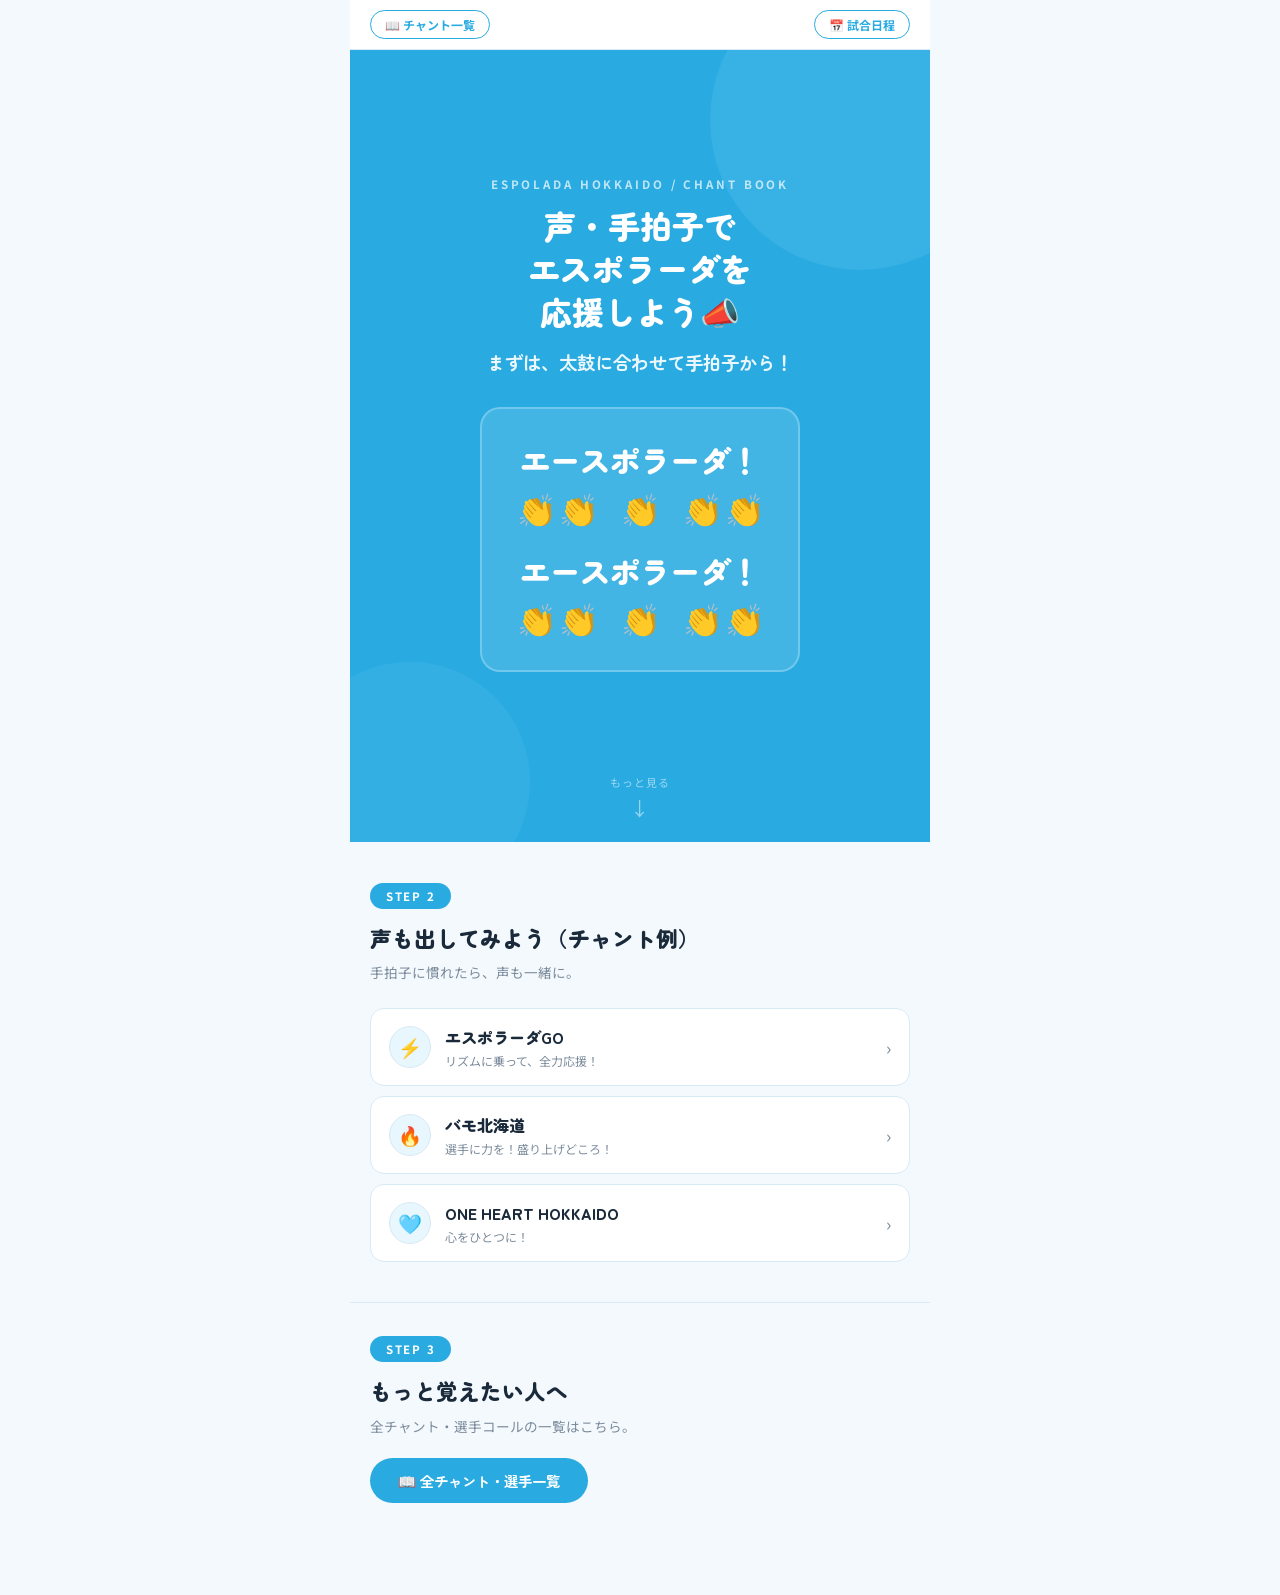
<file: intro.html>
<!DOCTYPE html>
<html lang="ja">
<head>
<meta charset="UTF-8">
<meta name="viewport" content="width=device-width, initial-scale=1.0">
<title>一緒に応援しよう！ — エスポラーダ北海道</title>
<link href="https://fonts.googleapis.com/css2?family=Noto+Sans+JP:wght@400;700;900&family=Zen+Maru+Gothic:wght@700;900&display=swap" rel="stylesheet">
<style>
* { margin:0; padding:0; box-sizing:border-box; }

:root {
  --blue: #29abe2;
  --blue-dark: #1a8fc4;
  --blue-light: #e8f6fd;
  --blue-mid: rgba(41,171,226,0.15);
  --red: #e63946;
  --text: #1a2a3a;
  --muted: #7a8a9a;
  --border: #d8eaf5;
  --bg: #f4f9fd;
  --surface: #ffffff;
}

html { scroll-behavior: smooth; }

body {
  background: var(--bg);
  color: var(--text);
  font-family: 'Noto Sans JP', sans-serif;
  max-width: 580px;
  margin: 0 auto;
  padding-bottom: 60px;
}

/* ── 固定バナー ── */
.top-bar {
  position: sticky;
  top: 0;
  z-index: 50;
  background: var(--surface);
  border-bottom: 1px solid var(--border);
  padding: 10px 20px;
  display: flex;
  align-items: center;
  justify-content: space-between;
}

.top-bar-brand {
  font-size: 0.72rem;
  font-weight: 700;
  color: var(--blue-dark);
  letter-spacing: 0.1em;
}

.top-bar-link {
  font-size: 0.75rem;
  font-weight: 700;
  color: var(--blue);
  text-decoration: none;
  border: 1.5px solid var(--blue);
  padding: 5px 14px;
  border-radius: 20px;
  transition: all 0.15s;
  white-space: nowrap;
}

.top-bar-link:hover {
  background: var(--blue);
  color: #fff;
}

/* ── ステップ1 ── */
.step1 {
  background: var(--blue);
  min-height: 88vh;
  display: flex;
  flex-direction: column;
  align-items: center;
  justify-content: center;
  padding: 48px 24px 56px;
  position: relative;
  overflow: hidden;
  text-align: center;
}

/* 背景の装飾円 */
.step1::before {
  content: '';
  position: absolute;
  top: -80px; right: -80px;
  width: 300px; height: 300px;
  border-radius: 50%;
  background: rgba(255,255,255,0.07);
}

.step1::after {
  content: '';
  position: absolute;
  bottom: -60px; left: -60px;
  width: 240px; height: 240px;
  border-radius: 50%;
  background: rgba(255,255,255,0.05);
}

.step1-eyebrow {
  font-size: 0.72rem;
  font-weight: 700;
  letter-spacing: 0.25em;
  color: rgba(255,255,255,0.7);
  text-transform: uppercase;
  margin-bottom: 12px;
  position: relative;
  z-index: 1;
}

.step1-heading {
  font-family: 'Zen Maru Gothic', sans-serif;
  font-size: 2rem;
  font-weight: 900;
  color: #fff;
  margin-bottom: 16px;
  line-height: 1.35;
  position: relative;
  z-index: 1;
}

.step1-subheading {
  font-family: 'Zen Maru Gothic', sans-serif;
  font-size: 1.15rem;
  font-weight: 700;
  color: rgba(255,255,255,0.9);
  margin-bottom: 32px;
  position: relative;
  z-index: 1;
}

/* チャント表示 */
.chant-block {
  background: rgba(255,255,255,0.12);
  border: 2px solid rgba(255,255,255,0.25);
  border-radius: 20px;
  padding: 32px 36px;
  margin-bottom: 36px;
  position: relative;
  z-index: 1;
  width: 100%;
  max-width: 320px;
}

.chant-line {
  font-family: 'Zen Maru Gothic', sans-serif;
  font-size: 1.9rem;
  font-weight: 900;
  color: #fff;
  line-height: 1.3;
  margin-bottom: 6px;
}

.chant-clap {
  display: flex;
  justify-content: center;
  align-items: center;
  gap: 6px;
  margin-bottom: 24px;
  font-size: 1.8rem;
}

.chant-clap:last-child { margin-bottom: 0; }

.clap-group {
  display: flex;
  gap: 6px;
}

.step1-note {
  font-size: 0.8rem;
  color: rgba(255,255,255,0.65);
  position: relative;
  z-index: 1;
  line-height: 1.6;
}

/* 下スクロール誘導 */
.scroll-hint {
  position: absolute;
  bottom: 20px;
  left: 50%;
  transform: translateX(-50%);
  display: flex;
  flex-direction: column;
  align-items: center;
  gap: 4px;
  z-index: 1;
  animation: bounce 2s ease infinite;
}

.scroll-hint-text {
  font-size: 0.68rem;
  color: rgba(255,255,255,0.55);
  letter-spacing: 0.1em;
}

.scroll-hint-arrow {
  color: rgba(255,255,255,0.5);
  font-size: 1.2rem;
}

@keyframes bounce {
  0%, 100% { transform: translateX(-50%) translateY(0); }
  50% { transform: translateX(-50%) translateY(6px); }
}

/* ── ステップ2 ── */
.step2 {
  padding: 40px 20px 32px;
}

.step-label {
  display: inline-flex;
  align-items: center;
  gap: 8px;
  background: var(--blue);
  color: #fff;
  font-size: 0.72rem;
  font-weight: 700;
  letter-spacing: 0.15em;
  padding: 5px 16px;
  border-radius: 20px;
  margin-bottom: 14px;
}

.step-title {
  font-family: 'Zen Maru Gothic', sans-serif;
  font-size: 1.35rem;
  font-weight: 900;
  color: var(--text);
  margin-bottom: 8px;
  line-height: 1.4;
}

.step-desc {
  font-size: 0.85rem;
  color: var(--muted);
  line-height: 1.7;
  margin-bottom: 24px;
}

/* チャントカード */
.chant-cards {
  display: flex;
  flex-direction: column;
  gap: 10px;
}

.chant-card {
  background: var(--surface);
  border: 1.5px solid var(--border);
  border-radius: 14px;
  padding: 16px 18px;
  cursor: pointer;
  transition: border-color 0.15s, box-shadow 0.15s;
  display: flex;
  align-items: center;
  gap: 14px;
}

.chant-card:hover {
  border-color: var(--blue);
  box-shadow: 0 2px 12px rgba(41,171,226,0.15);
}

.chant-card-icon {
  width: 42px; height: 42px;
  border-radius: 50%;
  background: var(--blue-light);
  border: 1.5px solid var(--border);
  display: flex;
  align-items: center;
  justify-content: center;
  font-size: 1.2rem;
  flex-shrink: 0;
}

.chant-card-icon.is-circle {
  background: var(--blue);
  border-color: var(--blue);
}

.chant-card-info {
  flex: 1;
}

.chant-card-name {
  font-family: 'Zen Maru Gothic', sans-serif;
  font-size: 1rem;
  font-weight: 900;
  color: var(--text);
  margin-bottom: 3px;
}

.chant-card-scene {
  font-size: 0.75rem;
  color: var(--muted);
}

.chant-card-arrow {
  color: var(--muted);
  font-size: 1.1rem;
  transition: transform 0.15s;
}

.chant-card:hover .chant-card-arrow {
  transform: translateX(3px);
  color: var(--blue);
}

/* ── ステップ3 ── */
.step3 {
  padding: 32px 20px;
  border-top: 1px solid var(--border);
  margin-top: 8px;
}

.step3-emoji {
  font-size: 2rem;
  margin-bottom: 10px;
}

.step3-title {
  font-family: 'Zen Maru Gothic', sans-serif;
  font-size: 1.35rem;
  font-weight: 900;
  color: var(--text);
  margin-bottom: 8px;
  line-height: 1.4;
}

.step3-desc {
  font-size: 0.85rem;
  color: var(--muted);
  line-height: 1.7;
  margin-bottom: 20px;
}

.step3-btn {
  display: inline-flex;
  align-items: center;
  gap: 6px;
  background: var(--blue);
  color: #fff;
  font-size: 0.9rem;
  font-weight: 700;
  padding: 12px 28px;
  border-radius: 30px;
  text-decoration: none;
  font-family: 'Zen Maru Gothic', sans-serif;
  transition: background 0.15s, transform 0.12s;
}

.step3-btn:hover {
  background: var(--blue-dark);
  transform: translateY(-1px);
}

/* ── MODAL ── */
.overlay {
  display: none;
  position: fixed;
  inset: 0;
  background: rgba(0,0,0,0.45);
  z-index: 100;
  backdrop-filter: blur(4px);
  align-items: flex-end;
  justify-content: center;
}

.overlay[open] { display: flex; }

.modal {
  background: var(--surface);
  border-top: 4px solid var(--blue);
  width: 100%;
  max-width: 580px;
  padding: 0 0 40px;
  border-radius: 18px 18px 0 0;
  animation: slide-up 0.22s cubic-bezier(0.32,0.72,0,1);
  max-height: 80vh;
  overflow-y: auto;
}

@keyframes slide-up {
  from { transform: translateY(40px); opacity: 0; }
  to   { transform: translateY(0);    opacity: 1; }
}

.modal-close-row {
  display: flex;
  justify-content: flex-end;
  padding: 14px 16px 0;
}

.close-btn {
  background: var(--bg);
  border: none;
  color: var(--muted);
  font-size: 1.1rem;
  width: 34px; height: 34px;
  border-radius: 50%;
  cursor: pointer;
  display: flex;
  align-items: center;
  justify-content: center;
  transition: background 0.12s;
}

.close-btn:hover { background: var(--blue-light); color: var(--blue); }

.modal-body { padding: 8px 22px 0; }

.modal-type {
  font-size: 0.7rem;
  font-weight: 700;
  color: var(--muted);
  letter-spacing: 0.15em;
  margin-bottom: 4px;
}

.modal-title {
  font-family: 'Zen Maru Gothic', sans-serif;
  font-size: 1.4rem;
  font-weight: 900;
  margin-bottom: 6px;
}

.modal-scene {
  display: inline-flex;
  align-items: center;
  gap: 5px;
  font-size: 0.78rem;
  color: var(--blue-dark);
  background: var(--blue-light);
  border: 1px solid var(--border);
  border-radius: 20px;
  padding: 3px 12px;
  margin-bottom: 18px;
}

.modal-origin {
  font-size: 0.8rem;
  color: var(--muted);
  margin-bottom: 12px;
}

.modal-lines {
  background: var(--blue-light);
  border: 1.5px solid var(--border);
  border-radius: 12px;
  padding: 16px 18px;
  margin-bottom: 8px;
}

.modal-line {
  font-family: 'Zen Maru Gothic', sans-serif;
  font-size: 1.1rem;
  font-weight: 700;
  color: var(--blue-dark);
  line-height: 2;
}

.modal-legend {
  font-size: 0.72rem;
  color: var(--muted);
  margin-top: 8px;
}
</style>
<link rel="stylesheet" href="./assets/dialog.css">
</head>
<body>

<!-- 固定バナー -->
<div class="top-bar">
  <a class="top-bar-link" href="./index.html">📖 チャント一覧</a>
  <a class="top-bar-link" href="./next-match.html">📅 試合日程</a>
</div>

<!-- ステップ1 -->
<div class="step1">
  <div class="step1-eyebrow">ESPOLADA HOKKAIDO / CHANT BOOK</div>
  <div class="step1-heading">声・手拍子で<br>エスポラーダを<br>応援しよう📣</div>
  <div class="step1-subheading">まずは、太鼓に合わせて手拍子から！</div>

  <div class="chant-block">
    <div class="chant-line">エースポラーダ！</div>
    <div class="chant-clap">
      <div class="clap-group"><span>👏</span><span>👏</span></div>
      <div style="width:14px;"></div>
      <div class="clap-group"><span>👏</span></div>
      <div style="width:14px;"></div>
      <div class="clap-group"><span>👏</span><span>👏</span></div>
    </div>
    <div class="chant-line">エースポラーダ！</div>
    <div class="chant-clap">
      <div class="clap-group"><span>👏</span><span>👏</span></div>
      <div style="width:14px;"></div>
      <div class="clap-group"><span>👏</span></div>
      <div style="width:14px;"></div>
      <div class="clap-group"><span>👏</span><span>👏</span></div>
    </div>
  </div>

  <div class="scroll-hint">
    <div class="scroll-hint-text">もっと見る</div>
    <div class="scroll-hint-arrow">↓</div>
  </div>
</div>

<!-- ステップ2 -->
<div class="step2">
  <div class="step-label">STEP 2</div>
  <div class="step-title">声も出してみよう（チャント例）</div>
  <div class="step-desc">手拍子に慣れたら、声も一緒に。</div>

  <div class="chant-cards" id="step2-cards"></div>
</div>

<!-- ステップ3 -->
<div class="step3">
  <div class="step-label">STEP 3</div>
  <div class="step3-title">もっと覚えたい人へ</div>
  <div class="step3-desc">全チャント・選手コールの一覧はこちら。</div>
  <a class="step3-btn" href="./index.html">📖 全チャント・選手一覧</a>
</div>

<!-- モーダル -->
<dialog class="overlay" id="overlay" aria-labelledby="modal-title" onclick="handleOverlayClick(event)">
  <div class="modal" onclick="event.stopPropagation()">
    <div class="modal-close-row">
      <button type="button" class="close-btn" aria-label="閉じる" autofocus onclick="closeModal()">✕</button>
    </div>
    <div class="modal-body" id="modal-body"></div>
  </div>
</dialog>

<script src="./assets/dialog.js"></script>
<script>
const step2chants = [
  { title: "エスポラーダGO",
    scene: "リズムに乗って、全力応援！",
    icon: "⚡",
    lines: ["ほっ・かい・どう　エスポラーダ", "GO＊＊＊＊＊＊＊", "GO＊＊＊＊＊＊＊", "GO＊＊＊＊＊＊＊"],
    hasClap: true,
    scene_note: "※ 説明文検討中" },
  { title: "バモ北海道",
    scene: "選手に力を！盛り上げどころ！",
    icon: "🔥",
    lines: ["オー　バモ北海道", "北海道　北海道", "バモ北海道"] },
  { title: "ONE HEART HOKKAIDO",
    scene: "心をひとつに！",
    icon: "🩵",
    lines: ["青と白の戦士　がむしゃらに走ろう", "熱く強く速く　共に戦おうぜ", "ONE HEART HOKKAIDO", "ONE HEART HOKKAIDO"] },
];

function renderStep2() {
  const el = document.getElementById("step2-cards");
  step2chants.forEach(item => {
    const div = document.createElement("button");
    div.type = "button";
    div.setAttribute("aria-haspopup", "dialog");
    div.className = "chant-card";
    div.innerHTML = `
      <span class="chant-card-icon">${item.icon}</span>
      <span class="chant-card-info">
        <span class="chant-card-name">${item.title}</span>
        <span class="chant-card-scene">${item.scene}</span>
      </span>
      <span class="chant-card-arrow">›</span>`;
    div.addEventListener("click", () => openModal(item));
    el.appendChild(div);
  });
}

function openModal(item) {
  const hasClap = item.hasClap;
  const linesHTML = item.lines.map(l =>
    `<div class="modal-line">${l}</div>`
  ).join("");

  document.getElementById("modal-body").innerHTML = `
    <div class="modal-type">チームチャント</div>
    <div class="modal-title" id="modal-title">${item.title}</div>
    <div class="modal-scene">🎯 ${item.scene}</div>
    <div class="modal-lines">${linesHTML}</div>
    ${hasClap ? `<div class="modal-legend">💡 ＊ は太鼓のリズムです。声は出さなくてOK。</div>` : ""}
    ${item.note ? `<div class="modal-legend" style="margin-top:10px">👆 ${item.note}</div>` : ""}
  `;
  ChantDialog.open();
}

function closeModal() {
  ChantDialog.close();
}

function handleOverlayClick(e) {
  if (e.target === document.getElementById("overlay")) closeModal();
}

renderStep2();
</script>
</body>
</html>
</file>
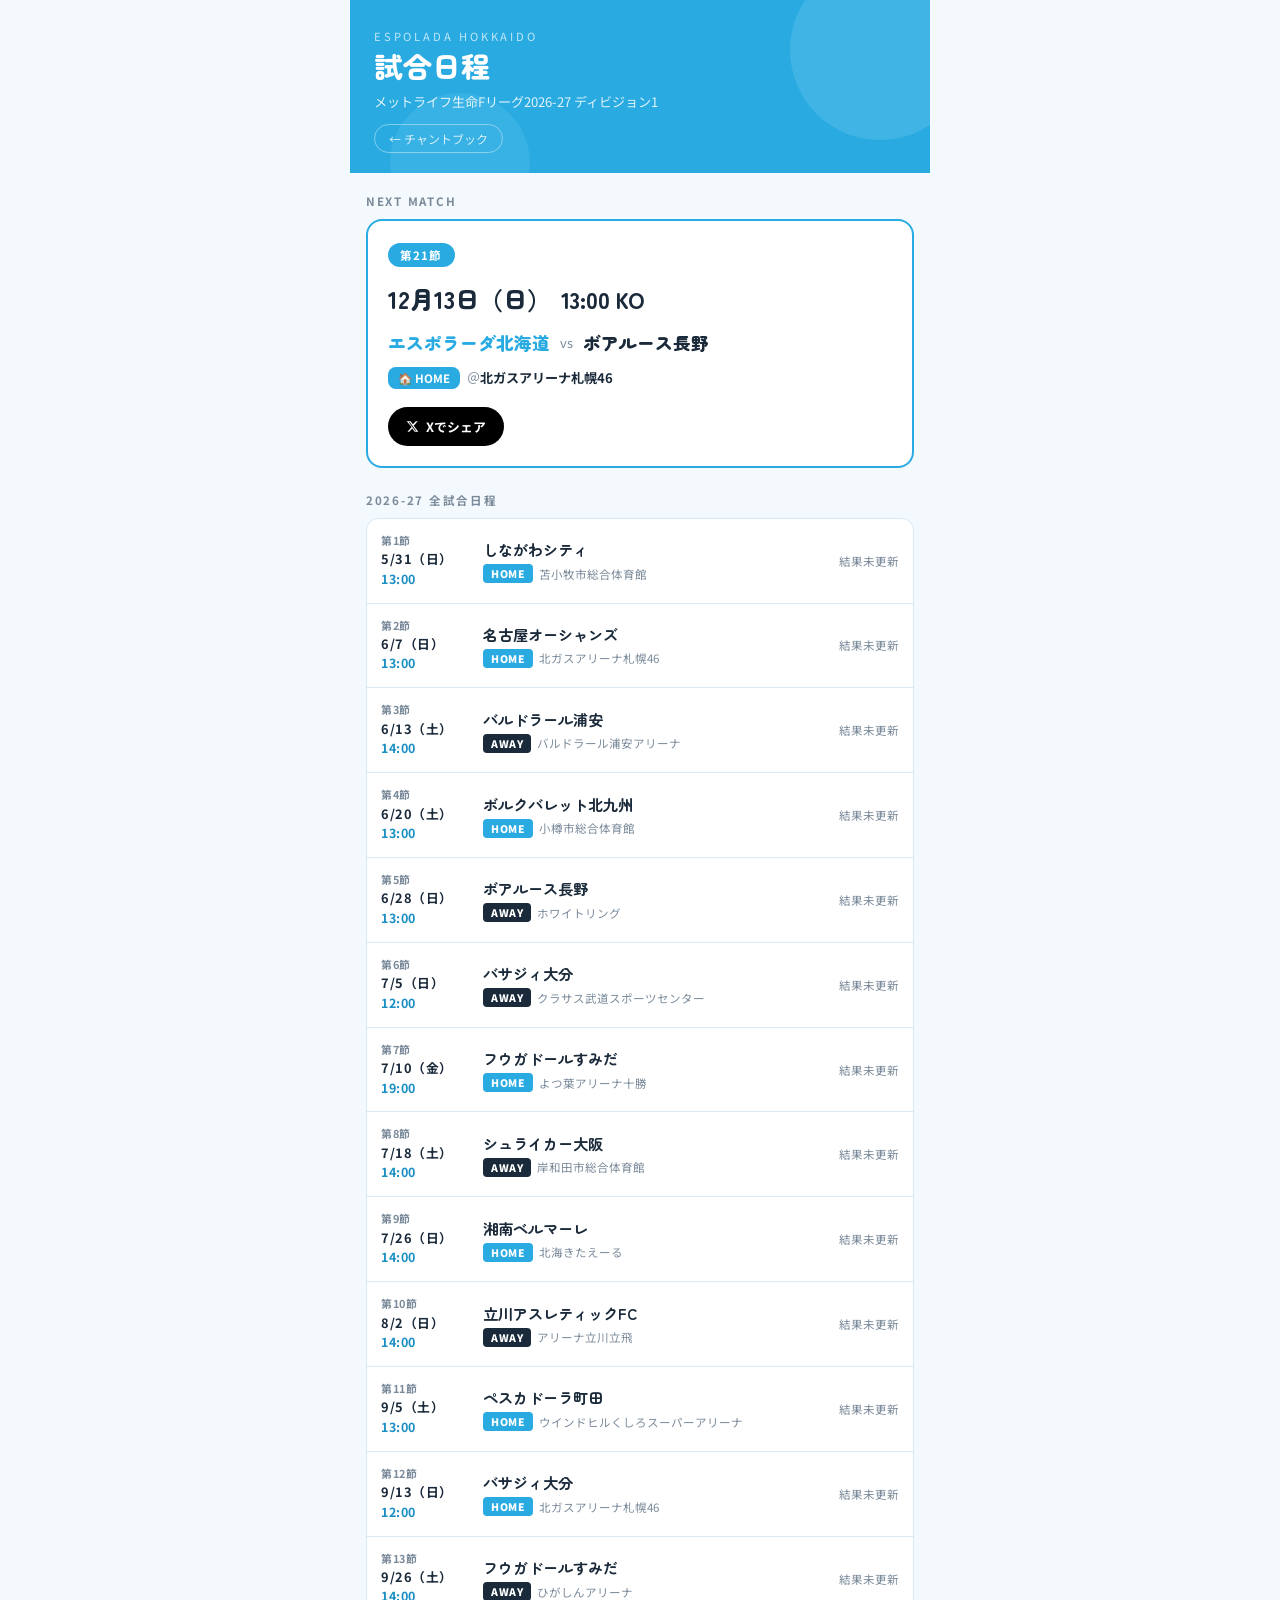
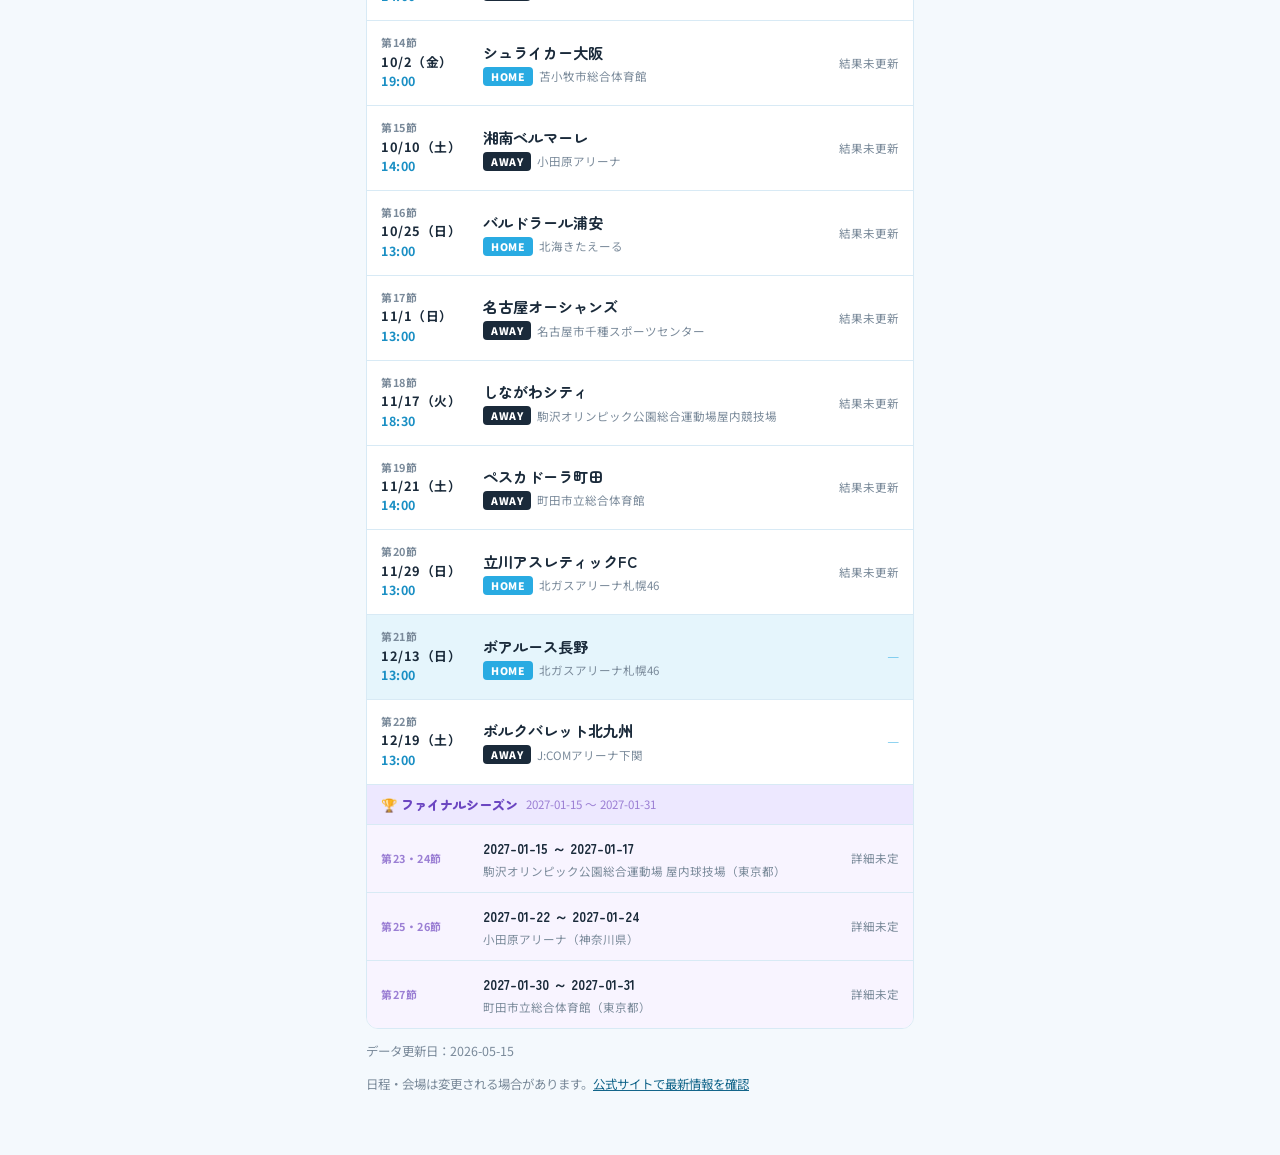
<file: next-match.html>
<!DOCTYPE html>
<html lang="ja">
<head>
<meta charset="UTF-8">
<meta name="viewport" content="width=device-width, initial-scale=1.0">
<title>試合日程 — エスポラーダ北海道</title>
<link href="https://fonts.googleapis.com/css2?family=Noto+Sans+JP:wght@400;700;900&family=Zen+Maru+Gothic:wght@700;900&display=swap" rel="stylesheet">
<style>
* { box-sizing: border-box; margin: 0; padding: 0; }

:root {
  --blue: #29abe2;
  --blue-dark: #1a8fc4;
  --blue-light: #e8f6fd;
  --blue-mid: rgba(41,171,226,0.12);
  --text: #1a2a3a;
  --muted: #7a8a9a;
  --border: #d8eaf5;
  --bg: #f4f9fd;
  --surface: #ffffff;
  --win: #2ecc71;
  --loss: #e74c3c;
  --draw: #f39c12;
}

body {
  font-family: 'Noto Sans JP', sans-serif;
  background: var(--bg);
  color: var(--text);
  max-width: 580px;
  margin: 0 auto;
  padding-bottom: 60px;
}

/* ── HEADER ── */
.header {
  background: var(--blue);
  padding: 28px 24px 24px;
  position: relative;
  overflow: hidden;
}

.header::before {
  content: '';
  position: absolute;
  top: -40px; right: -40px;
  width: 180px; height: 180px;
  border-radius: 50%;
  background: rgba(255,255,255,0.1);
}

.header::after {
  content: '';
  position: absolute;
  bottom: -60px; left: 40px;
  width: 140px; height: 140px;
  border-radius: 50%;
  background: rgba(255,255,255,0.07);
}

.header-brand {
  font-size: 0.7rem;
  letter-spacing: 0.25em;
  color: rgba(255,255,255,0.7);
  text-transform: uppercase;
  margin-bottom: 6px;
  position: relative;
  z-index: 1;
}

.header-title {
  font-family: 'Zen Maru Gothic', sans-serif;
  font-size: 1.8rem;
  font-weight: 900;
  color: #fff;
  line-height: 1.1;
  margin-bottom: 10px;
  position: relative;
  z-index: 1;
}

.header-sub {
  font-size: 0.82rem;
  color: rgba(255,255,255,0.85);
  position: relative;
  z-index: 1;
}

.header-nav {
  margin-top: 14px;
  position: relative;
  z-index: 1;
}

.header-nav a {
  font-size: 0.75rem;
  color: rgba(255,255,255,0.8);
  text-decoration: none;
  border: 1px solid rgba(255,255,255,0.4);
  padding: 5px 14px;
  border-radius: 20px;
  transition: all 0.15s;
}

.header-nav a:hover {
  background: rgba(255,255,255,0.15);
  color: #fff;
}

/* ── NEXT MATCH CARD ── */
.section-wrap {
  padding: 20px 16px 0;
}

.section-label {
  font-size: 0.72rem;
  font-weight: 700;
  color: var(--muted);
  letter-spacing: 0.15em;
  text-transform: uppercase;
  margin-bottom: 10px;
}

.next-card {
  background: var(--surface);
  border: 2px solid var(--blue);
  border-radius: 16px;
  padding: 20px;
  margin-bottom: 24px;
}

.next-node {
  display: inline-flex;
  align-items: center;
  gap: 6px;
  background: var(--blue);
  color: #fff;
  font-size: 0.72rem;
  font-weight: 700;
  letter-spacing: 0.1em;
  padding: 4px 12px;
  border-radius: 20px;
  margin-bottom: 14px;
}

.next-date {
  font-family: 'Zen Maru Gothic', sans-serif;
  font-size: 1.5rem;
  font-weight: 900;
  color: var(--text);
  margin-bottom: 14px;
  display: flex;
  align-items: baseline;
  gap: 10px;
  flex-wrap: wrap;
}

.next-time-inline {
  font-size: 1.4rem;
  font-weight: 900;
  color: var(--text);
}

/* ホーム・アウェーバッジ */
.ha-badge {
  display: inline-flex;
  align-items: center;
  gap: 5px;
  font-size: 0.8rem;
  font-weight: 900;
  padding: 5px 14px;
  border-radius: 8px;
  margin-bottom: 14px;
}

.ha-badge.home {
  background: var(--blue);
  color: #fff;
}

.ha-badge.away {
  background: var(--text);
  color: #fff;
}

.next-vs {
  display: flex;
  align-items: center;
  gap: 10px;
  margin-bottom: 12px;
  flex-wrap: wrap;
}

.next-espolada {
  font-family: 'Zen Maru Gothic', sans-serif;
  font-size: 1.1rem;
  font-weight: 900;
  color: var(--blue);
}

.next-vs-sep {
  font-size: 0.8rem;
  color: var(--muted);
}

.next-opponent {
  font-family: 'Zen Maru Gothic', sans-serif;
  font-size: 1.1rem;
  font-weight: 900;
  color: var(--text);
}

.next-venue {
  font-size: 0.82rem;
  color: var(--muted);
  margin-bottom: 18px;
}

.next-venue span {
  color: var(--text);
  font-weight: 700;
}

.share-btn {
  display: inline-flex;
  align-items: center;
  gap: 7px;
  background: #000;
  color: #fff;
  border: none;
  border-radius: 20px;
  padding: 10px 18px;
  font-size: 0.8rem;
  font-weight: 700;
  cursor: pointer;
  text-decoration: none;
  transition: opacity 0.15s;
  font-family: 'Noto Sans JP', sans-serif;
}

.share-btn:hover { opacity: 0.8; }

.season-over {
  font-family: 'Zen Maru Gothic', sans-serif;
  font-size: 1.1rem;
  font-weight: 900;
  color: var(--muted);
  padding: 8px 0;
}

/* ── SCHEDULE LIST ── */
.schedule-list {
  background: var(--surface);
  border-radius: 12px;
  overflow: hidden;
  border: 1.5px solid var(--border);
}

.schedule-item {
  display: grid;
  grid-template-columns: 90px 1fr auto;
  align-items: center;
  gap: 12px;
  padding: 13px 14px;
  border-bottom: 1px solid var(--border);
  transition: background 0.1s;
}

.schedule-item:last-child { border-bottom: none; }
.schedule-item:hover { background: var(--blue-light); }
.schedule-item.next-up { background: var(--blue-mid); }
.schedule-item.final-season { background: #f8f4ff; }

.s-node {
  font-size: 0.68rem;
  font-weight: 700;
  color: var(--muted);
  letter-spacing: 0.05em;
  line-height: 1.6;
}

.s-date {
  font-size: 0.8rem;
  color: var(--text);
  font-weight: 700;
}

.s-time-inline {
  font-size: 0.78rem;
  color: var(--blue-dark);
  font-weight: 700;
}

.s-opponent {
  font-family: 'Zen Maru Gothic', sans-serif;
  font-size: 0.95rem;
  font-weight: 700;
  color: var(--text);
  margin-bottom: 4px;
}

.s-sub {
  display: flex;
  align-items: center;
  gap: 6px;
  flex-wrap: wrap;
}

/* ホーム・アウェーインライン */
.ha-pill {
  font-size: 0.65rem;
  font-weight: 900;
  padding: 2px 8px;
  border-radius: 4px;
  letter-spacing: 0.05em;
}

.ha-pill.home {
  background: var(--blue);
  color: #fff;
}

.ha-pill.away {
  background: var(--text);
  color: #fff;
}

.s-venue {
  font-size: 0.72rem;
  color: var(--muted);
}

.s-result {
  font-size: 0.88rem;
  font-weight: 700;
  text-align: right;
}

.s-result.win  { color: var(--win); }
.s-result.loss { color: var(--loss); }
.s-result.draw { color: var(--draw); }
.s-result.upcoming {
  color: var(--blue);
  font-size: 0.78rem;
  font-weight: 400;
}
.s-result.tbd {
  color: var(--muted);
  font-size: 0.72rem;
  font-weight: 400;
}

/* ファイナルシーズン区切り */
.final-header {
  background: #ede8ff;
  border-bottom: 1px solid var(--border);
  padding: 10px 14px;
  display: flex;
  align-items: center;
  gap: 8px;
}

.final-header-label {
  font-family: 'Zen Maru Gothic', sans-serif;
  font-size: 0.82rem;
  font-weight: 900;
  color: #6b46c1;
}

.final-header-sub {
  font-size: 0.72rem;
  color: #9b7fd4;
}
.schedule-notice { margin-top: 12px; color: var(--muted); font-size: 0.78rem; line-height: 1.7; }
.schedule-notice a { color: #12658a; }
.retry-btn { margin-top: 12px; padding: 12px 18px; border: 1px solid var(--border); border-radius: 8px; background: var(--blue-light); color: var(--text); cursor: pointer; font: inherit; }
:focus-visible { outline: 3px solid #12658a; outline-offset: 3px; }
.schedule-item > div { min-width: 0; overflow-wrap: anywhere; }
.final-header { flex-wrap: wrap; }
@media (max-width: 400px) {
  .schedule-item { grid-template-columns: 76px minmax(0, 1fr); gap: 8px; }
  .s-result { grid-column: 2; text-align: left; }
}
</style>
</head>
<body>

<div class="header">
  <div class="header-brand">ESPOLADA HOKKAIDO</div>
  <div class="header-title">試合日程</div>
  <div class="header-sub">メットライフ生命Fリーグ2026-27 ディビジョン1</div>
  <div class="header-nav">
    <a href="./index.html">← チャントブック</a>
  </div>
</div>

<div class="section-wrap">
  <div class="section-label">NEXT MATCH</div>
  <div id="next-card" class="next-card">
    <div style="color:var(--muted);font-size:0.9rem;">読み込み中…</div>
  </div>

  <div class="section-label">2026-27 全試合日程</div>
  <div id="schedule-list" class="schedule-list"></div>
  <p class="schedule-notice" id="schedule-updated"></p>
  <p class="schedule-notice">日程・会場は変更される場合があります。<a href="https://espolada.com/match-info/fleague-schedule/" target="_blank" rel="noopener">公式サイトで最新情報を確認</a></p>
</div>

<script src="./assets/schedule.js"></script>
<script>
const DAYS = ["日","月","火","水","木","金","土"];

function formatDate(dateStr) {
  if (!dateStr) return "日程未定";
  const d = new Date(dateStr + "T00:00:00");
  return `${d.getMonth()+1}/${d.getDate()}（${DAYS[d.getDay()]}）`;
}

function formatDateLong(dateStr) {
  if (!dateStr) return "日程未定";
  const d = new Date(dateStr + "T00:00:00");
  return `${d.getMonth()+1}月${d.getDate()}日（${DAYS[d.getDay()]}）`;
}

function resultClass(result) {
  if (!result) return "upcoming";
  if (result.startsWith("○")) return "win";
  if (result.startsWith("●")) return "loss";
  if (result.startsWith("△")) return "draw";
  return "";
}

function buildPostText(match, season) {
  const ha = match.home ? "🏠ホーム" : "✈️アウェイ";
  const label = `メットライフ生命Fリーグ${season} 第${match.node}節`;
  const datePart = match.date ? `${formatDateLong(match.date)} ${match.time ? match.time + " KO" : "開始時刻未定"}` : "日程調整中";
  return `【次節】${label}\n`
    + `${datePart}\n`
    + `エスポラーダ北海道 vs ${match.opponent}\n`
    + `${ha}｜${match.venue || "会場未定"}\n`
    + `\n一緒に応援しよう！⚽️💙\n`
    + `#エスポラーダ北海道 #Fリーグ`;
}

async function loadSchedule() {
  const res = await fetch("./schedule.json");
  if (!res.ok) throw new Error("Schedule request failed");
  const data = await res.json();

  const matches = data.matches;
  const nextMatch = Schedule.nextMatch(matches);
  const card = document.getElementById("next-card");

  if (nextMatch) {
    const haClass = nextMatch.home ? "home" : "away";
    const haLabel = nextMatch.home ? "🏠 HOME" : "✈️ AWAY";
    const vsHTML = nextMatch.home
      ? `<div class="next-espolada">エスポラーダ北海道</div>
         <div class="next-vs-sep">vs</div>
         <div class="next-opponent">${nextMatch.opponent}</div>`
      : `<div class="next-opponent">${nextMatch.opponent}</div>
         <div class="next-vs-sep">vs</div>
         <div class="next-espolada">エスポラーダ北海道</div>`;

    const dateLine = nextMatch.date
      ? `<div class="next-date">${formatDateLong(nextMatch.date)}<span class="next-time-inline">${nextMatch.time ? nextMatch.time + " KO" : "開始時刻未定"}</span></div>`
      : `<div class="next-date" style="color:var(--muted);font-size:1.1rem;">日程未定</div>`;

    card.innerHTML = `
      <div class="next-node">第${nextMatch.node}節</div>
      ${dateLine}
      <div class="next-vs">${vsHTML}</div>
      <div class="next-venue"><span class="ha-badge ${haClass}" style="font-size:0.72rem;padding:3px 10px;margin-bottom:0;display:inline-flex;">${haLabel}</span>&ensp;＠<span>${nextMatch.venue && nextMatch.venue !== "未定" ? nextMatch.venue : "会場未定"}</span></div>
      <a class="share-btn"
        href="https://twitter.com/intent/tweet?text=${encodeURIComponent(buildPostText(nextMatch, data.season))}"
        target="_blank" rel="noopener">
        <svg width="13" height="13" viewBox="0 0 24 24" fill="currentColor">
          <path d="M18.244 2.25h3.308l-7.227 8.26 8.502 11.24H16.17l-4.714-6.231-5.401 6.231H2.747l7.732-8.867L1.245 2.25H8.38l4.253 5.622L18.244 2.25zm-1.161 17.52h1.833L7.084 4.126H5.117z"/>
        </svg>
        Xでシェア
      </a>
    `;
  } else {
    card.innerHTML = `
      <div class="next-node">次の試合</div>
      <div class="season-over">今後の試合日程は未登録です</div>
    `;
  }

  // ── スケジュールリスト ──
  const listEl = document.getElementById("schedule-list");
  listEl.replaceChildren();
  document.getElementById("schedule-updated").textContent = data.updated ? `データ更新日：${data.updated}` : "";

  // レギュラーシーズン
  matches.forEach(m => {
    const isNext = nextMatch && m === nextMatch;
    const rc = m.date ? resultClass(m.result) : "tbd";
    const haClass = m.home ? "home" : "away";
    const haLabel = m.home ? "HOME" : "AWAY";

    const pendingResult = Schedule.isPastUnreported(m);
    const resultText = m.result || (pendingResult ? "結果未更新" : m.note ? "未定" : "―");
    const resultCls = m.result ? resultClass(m.result) : pendingResult || m.note ? "tbd" : rc;

    const timeText = m.time && !m.note ? `<span class="s-time-inline">${m.time}</span>` : "";
    const div = document.createElement("div");
    div.className = "schedule-item" + (isNext ? " next-up" : "");
    div.innerHTML = `
      <div class="s-node">第${m.node}節<br><span class="s-date">${formatDate(m.date)}</span> ${timeText}</div>
      <div>
        <div class="s-opponent">${m.opponent}</div>
        <div class="s-sub">
          <span class="ha-pill ${haClass}">${haLabel}</span>
          <span class="s-venue">${m.venue || "会場未定"}</span>
        </div>
      </div>
      <div class="s-result ${resultCls}">${resultText}</div>
    `;
    listEl.appendChild(div);
  });

  // ファイナルシーズン
  if (data.final_season) {
    const fs = data.final_season;
    const header = document.createElement("div");
    header.className = "final-header";
    header.innerHTML = `
      <div class="final-header-label">🏆 ファイナルシーズン</div>
      <div class="final-header-sub">${fs.period}</div>
    `;
    listEl.appendChild(header);

    fs.venues.forEach(v => {
      const div = document.createElement("div");
      div.className = "schedule-item final-season";
      div.innerHTML = `
        <div class="s-node" style="color:#9b7fd4;">${v.nodes}</div>
        <div>
          <div class="s-opponent" style="font-size:0.85rem;">${v.dates}</div>
          <div class="s-sub"><span class="s-venue">${v.venue}</span></div>
        </div>
        <div class="s-result tbd">詳細未定</div>
      `;
      listEl.appendChild(div);
    });
  }
}

loadSchedule().catch(() => {
  document.getElementById("next-card").innerHTML =
    `<div role="alert">試合日程を読み込めませんでした。</div><button type="button" class="retry-btn" onclick="location.reload()">再読み込み</button>`;
});
</script>
</body>
</html>
</file>
<file: assets/dialog.css>
/* Shared keyboard and small-screen behavior for the chant dialogs. */
:focus-visible {
  outline: 3px solid #12658a;
  outline-offset: 3px;
}

html.dialog-open,
html.dialog-open body { overflow: hidden; }

.overlay {
  width: 100%;
  height: 100%;
  height: 100dvh;
  max-width: none;
  max-height: none;
  margin: 0;
  padding: 0;
  border: 0;
  color: inherit;
}

.overlay::backdrop { background: transparent; }
.modal {
  max-height: 82vh;
  max-height: 82dvh;
  overscroll-behavior: contain;
  padding-bottom: calc(40px + env(safe-area-inset-bottom));
}
.modal-close-row {
  position: sticky;
  top: 0;
  z-index: 1;
  background: var(--surface);
  padding-bottom: 6px;
}
.close-btn { width: 44px; height: 44px; }
.modal-line { overflow-wrap: anywhere; }

button.item,
button.chant-card {
  width: 100%;
  text-align: left;
  font: inherit;
  color: inherit;
}
.item-name,
.chant-card-info { min-width: 0; overflow-wrap: anywhere; }
.chant-card-name,
.chant-card-scene { display: block; }
.item-badges { flex-wrap: wrap; justify-content: flex-end; }
.item-chevron { flex-shrink: 0; }
.header-top-row { flex-wrap: wrap; gap: 10px; }
.header-links { display: flex; flex-wrap: wrap; gap: 8px; align-items: center; position: relative; z-index: 1; }
.schedule-block { min-height: 44px; }
.audio-row[hidden] { display: none; }

@media (max-width: 400px) {
  .item { flex-wrap: wrap; gap: 8px; padding: 14px 12px; }
  .item-name { flex-basis: 100%; }
  .item-badges { margin-left: auto; }
  .header { padding-left: 20px; padding-right: 20px; }
}

@media (prefers-reduced-motion: reduce) {
  *, *::before, *::after {
    animation: none !important;
    transition: none !important;
  }
}
</file>
